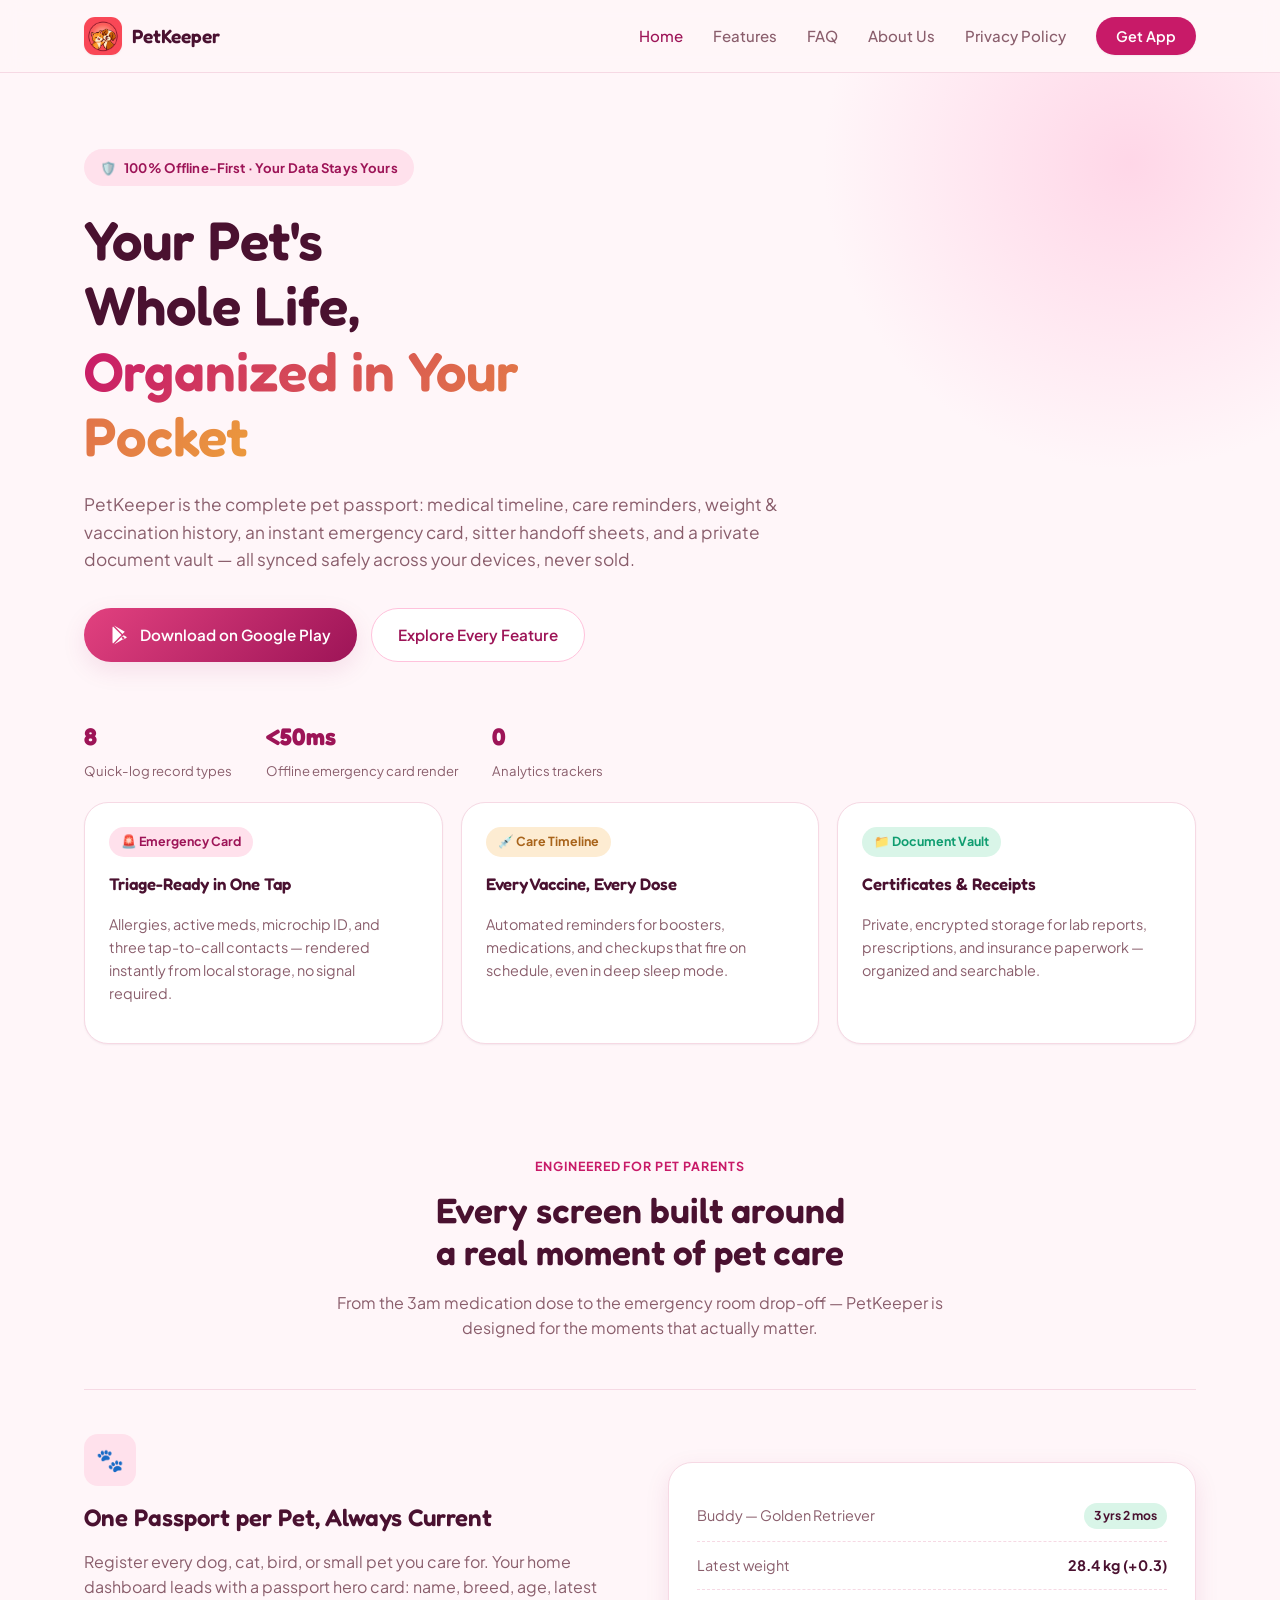
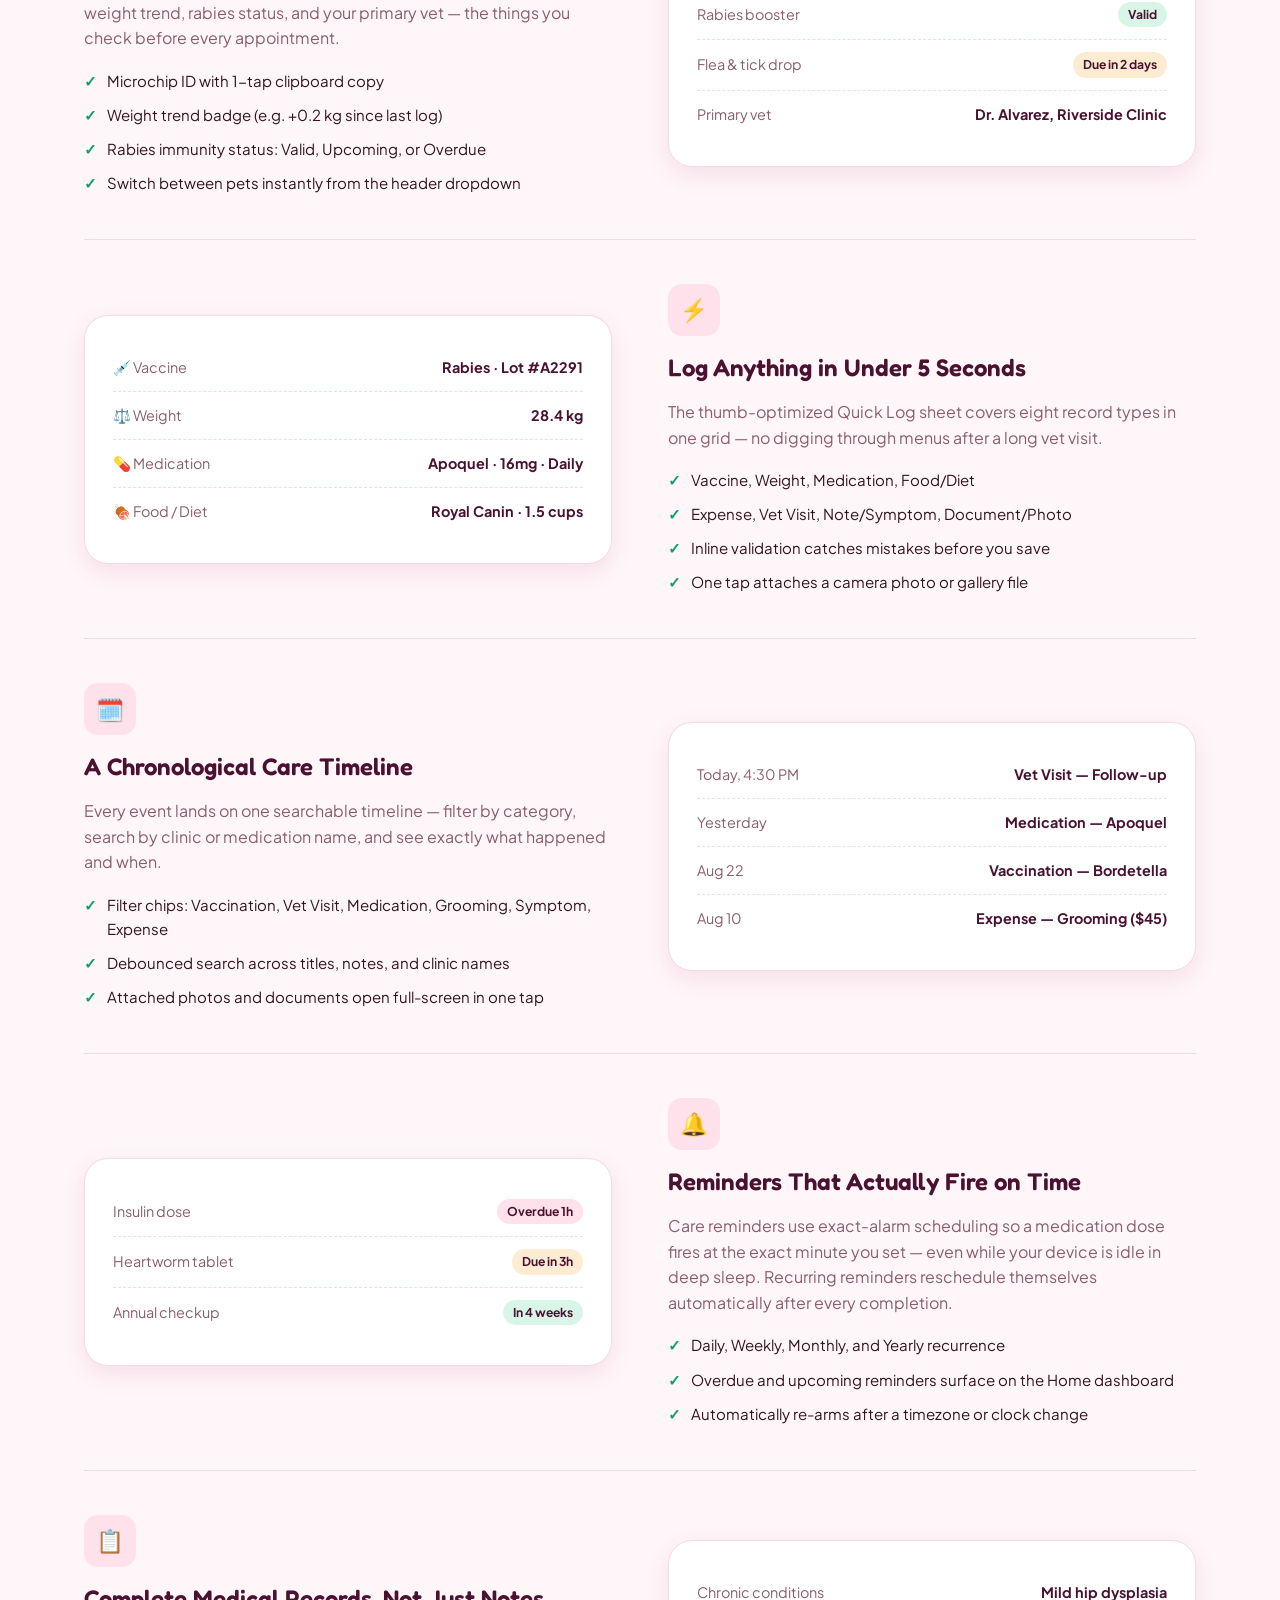
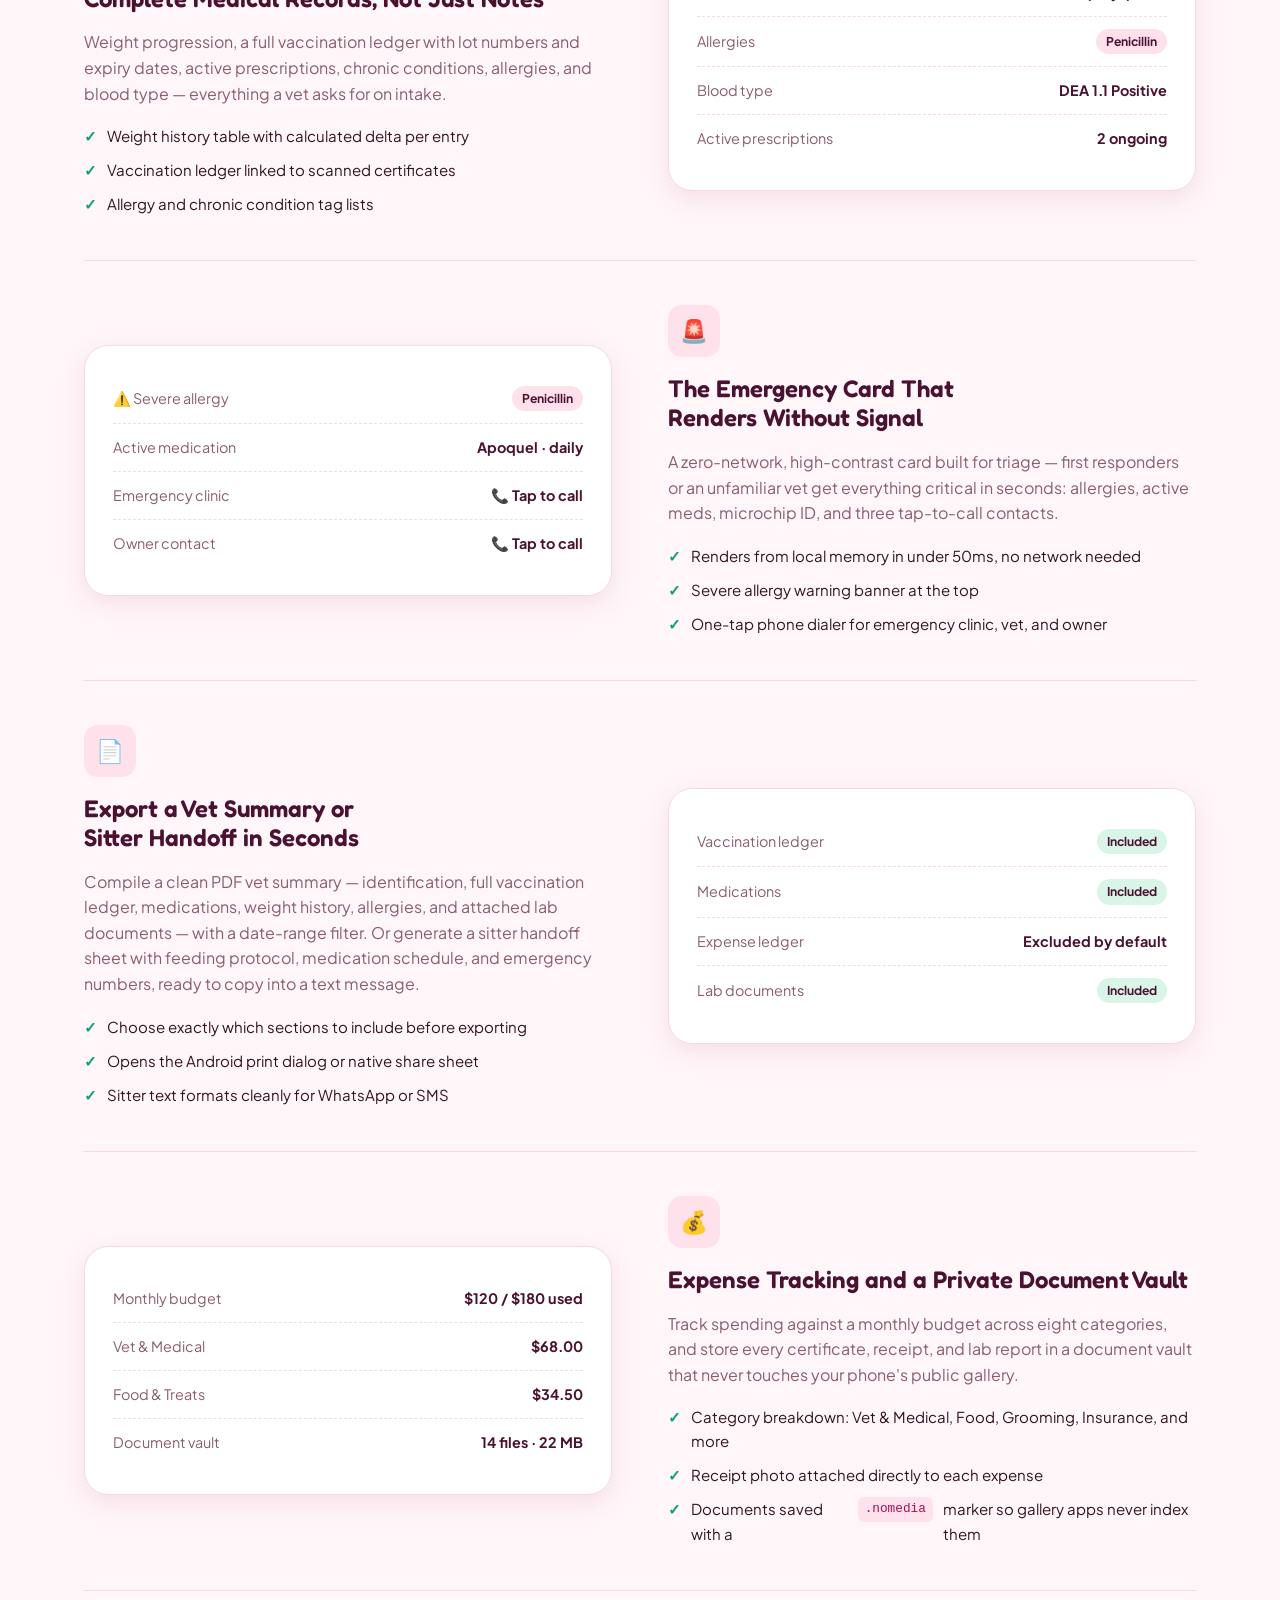
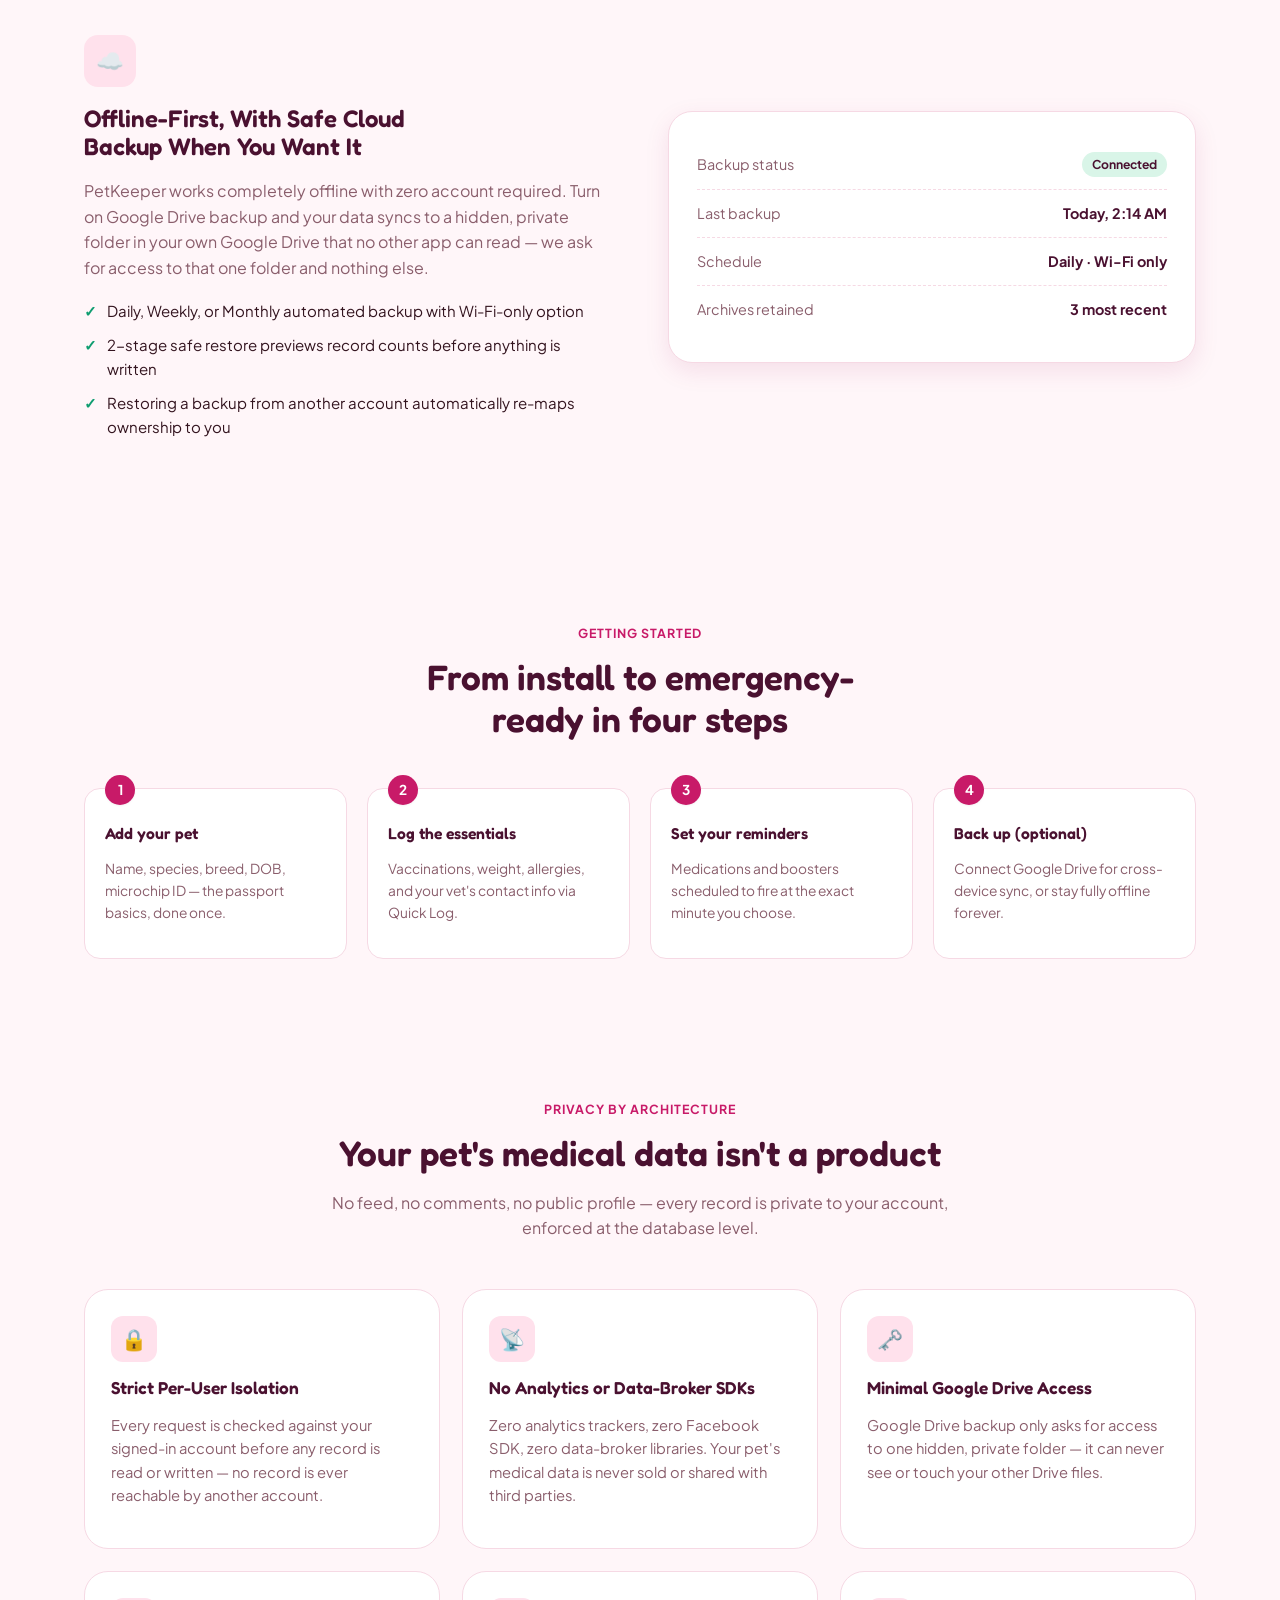
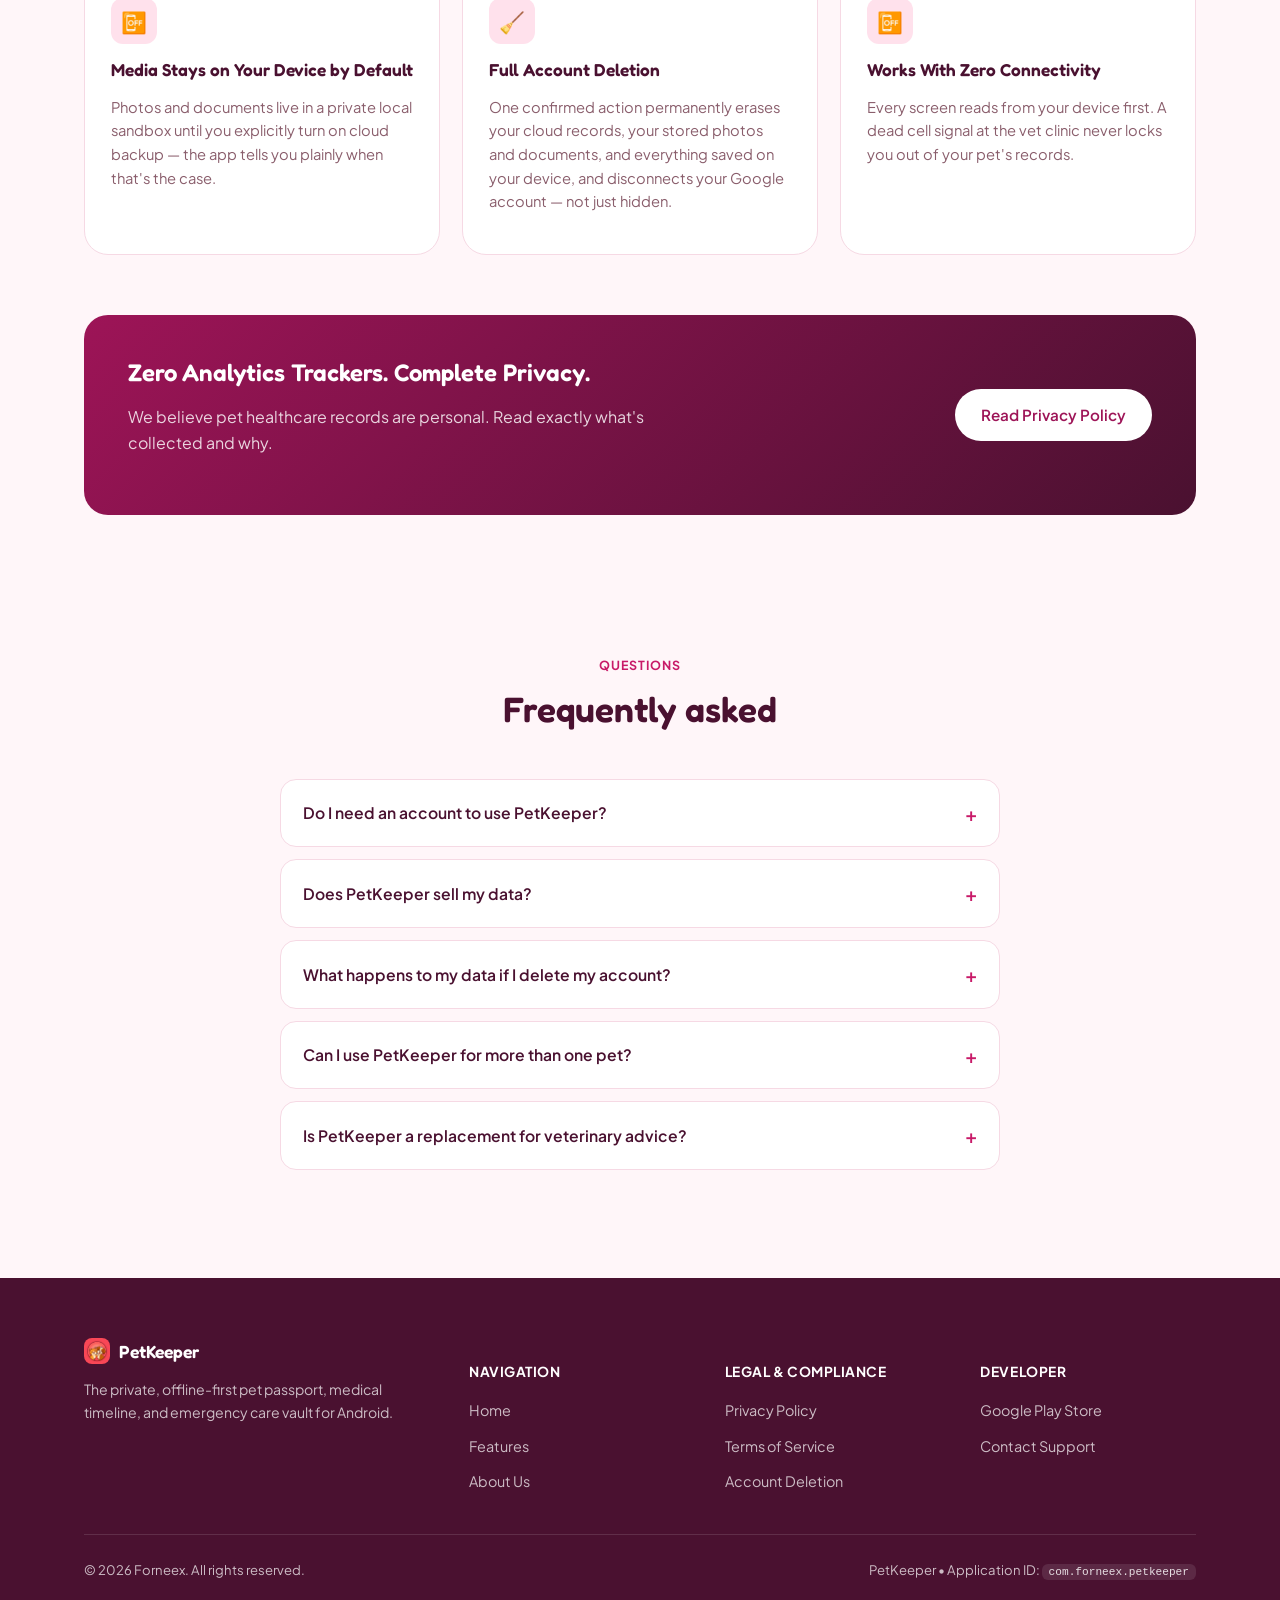
<file: index.html>
<!DOCTYPE html>
<html lang="en">
<head>
  <meta charset="UTF-8">
  <meta name="viewport" content="width=device-width, initial-scale=1.0">
  <title>PetKeeper — Offline Pet Passport, Medical Timeline & Vault</title>
  <meta name="description" content="PetKeeper is a private, offline-first Android pet passport: medical timeline, care reminders, emergency card, vet summary PDF, sitter handoff, expense tracker and document vault.">
  <meta name="keywords" content="pet passport, pet medical records, pet vaccination tracker, pet keeper, pet vault, dog health app, cat medical timeline, vet records offline, pet expense tracker">
  <meta property="og:title" content="PetKeeper — Offline Pet Passport & Care Vault">
  <meta property="og:description" content="Keep your pet's complete medical history, vaccines, allergies, prescriptions, and emergency contacts safely in your pocket. Offline-first and private.">
  <meta property="og:type" content="website">
  <link rel="preconnect" href="https://fonts.googleapis.com">
  <link rel="preconnect" href="https://fonts.gstatic.com" crossorigin>
  <link href="https://fonts.googleapis.com/css2?family=Fredoka:wght@500;600;700&family=Plus+Jakarta+Sans:wght@400;500;600;700;800&display=swap" rel="stylesheet">
  <link rel="icon" type="image/png" href="assets/logo.png">
  <link rel="stylesheet" href="css/style.css">
</head>
<body>

  <!-- Navigation Header -->
  <header class="header">
    <div class="container nav-wrap">
      <a href="index.html" class="brand">
        <img class="brand-icon" src="assets/logo.png" alt="PetKeeper logo">
        <span>PetKeeper</span>
      </a>

      <button class="mobile-toggle" aria-label="Toggle navigation menu" aria-expanded="false">
        <svg width="24" height="24" viewBox="0 0 24 24" fill="none" stroke="currentColor" stroke-width="2" stroke-linecap="round" stroke-linejoin="round">
          <line x1="3" y1="12" x2="21" y2="12"></line>
          <line x1="3" y1="6" x2="21" y2="6"></line>
          <line x1="3" y1="18" x2="21" y2="18"></line>
        </svg>
      </button>

      <ul class="nav-menu">
        <li><a href="index.html" class="nav-link active">Home</a></li>
        <li><a href="#features" class="nav-link">Features</a></li>
        <li><a href="#faq" class="nav-link">FAQ</a></li>
        <li><a href="about.html" class="nav-link">About Us</a></li>
        <li><a href="privacy-policy.html" class="nav-link">Privacy Policy</a></li>
        <li><a href="https://play.google.com/store/apps/details?id=com.forneex.petkeeper" class="nav-btn" target="_blank" rel="noopener noreferrer">Get App</a></li>
      </ul>
    </div>
  </header>

  <!-- Hero Section -->
  <section class="hero">
    <div class="container">
      <div class="badge-pill">
        <span>🛡️</span> 100% Offline-First &middot; Your Data Stays Yours
      </div>

      <h1>Your Pet's Whole Life, <br><span class="gradient-text">Organized in Your Pocket</span></h1>

      <p class="hero-subtitle">
        PetKeeper is the complete pet passport: medical timeline, care reminders, weight &amp; vaccination history,
        an instant emergency card, sitter handoff sheets, and a private document vault — all synced safely
        across your devices, never sold.
      </p>

      <div class="hero-actions">
        <a href="https://play.google.com/store/apps/details?id=com.forneex.petkeeper" class="btn btn-primary" target="_blank" rel="noopener noreferrer">
          <svg width="20" height="20" viewBox="0 0 24 24" fill="currentColor">
            <path d="M3.609 1.814L13.792 12 3.61 22.186c-.372-.372-.61-.926-.61-1.572V3.386c0-.646.238-1.2.61-1.572zm11.3 9.07l2.84-2.84-12.87-7.39 10.03 10.23zm0 2.232L4.879 23.346l12.87-7.39-2.84-2.84zm1.116-1.116l3.41 1.958c.78.448.78 1.18 0 1.628l-3.41 1.958-2.28-2.28 2.28-2.264z"/>
          </svg>
          Download on Google Play
        </a>
        <a href="#features" class="btn btn-outline">Explore Every Feature</a>
      </div>

      <div class="hero-stats">
        <div class="hero-stat"><strong>8</strong><span>Quick-log record types</span></div>
        <div class="hero-stat"><strong>&lt;50ms</strong><span>Offline emergency card render</span></div>
        <div class="hero-stat"><strong>0</strong><span>Analytics trackers</span></div>
      </div>

      <!-- Hero Visual Preview -->
      <div class="hero-preview">
        <div class="preview-grid">
          <div class="preview-card">
            <div class="preview-badge sos">🚨 Emergency Card</div>
            <div class="preview-title">Triage-Ready in One Tap</div>
            <p class="preview-desc">Allergies, active meds, microchip ID, and three tap-to-call contacts — rendered instantly from local storage, no signal required.</p>
          </div>

          <div class="preview-card">
            <div class="preview-badge vac">💉 Care Timeline</div>
            <div class="preview-title">Every Vaccine, Every Dose</div>
            <p class="preview-desc">Automated reminders for boosters, medications, and checkups that fire on schedule, even in deep sleep mode.</p>
          </div>

          <div class="preview-card">
            <div class="preview-badge vault">📁 Document Vault</div>
            <div class="preview-title">Certificates &amp; Receipts</div>
            <p class="preview-desc">Private, encrypted storage for lab reports, prescriptions, and insurance paperwork — organized and searchable.</p>
          </div>
        </div>
      </div>
    </div>
  </section>

  <!-- Feature Modules -->
  <section id="features">
    <div class="container">
      <div class="section-header">
        <div class="section-tag">Engineered for Pet Parents</div>
        <h2 class="section-title">Every screen built around a real moment of pet care</h2>
        <p class="section-subtitle">From the 3am medication dose to the emergency room drop-off — PetKeeper is designed for the moments that actually matter.</p>
      </div>

      <!-- Module 1: Passport & Dashboard -->
      <div class="module">
        <div>
          <div class="module-icon">🐾</div>
          <h3>One Passport per Pet, Always Current</h3>
          <p>Register every dog, cat, bird, or small pet you care for. Your home dashboard leads with a passport hero card: name, breed, age, latest weight trend, rabies status, and your primary vet — the things you check before every appointment.</p>
          <ul class="module-list">
            <li>Microchip ID with 1-tap clipboard copy</li>
            <li>Weight trend badge (e.g. +0.2&nbsp;kg since last log)</li>
            <li>Rabies immunity status: Valid, Upcoming, or Overdue</li>
            <li>Switch between pets instantly from the header dropdown</li>
          </ul>
        </div>
        <div class="module-card">
          <div class="card-row"><span>Buddy — Golden Retriever</span><span class="chip ok">3 yrs 2 mos</span></div>
          <div class="card-row"><span>Latest weight</span><span>28.4 kg (+0.3)</span></div>
          <div class="card-row"><span>Rabies booster</span><span class="chip ok">Valid</span></div>
          <div class="card-row"><span>Flea &amp; tick drop</span><span class="chip due">Due in 2 days</span></div>
          <div class="card-row"><span>Primary vet</span><span>Dr. Alvarez, Riverside Clinic</span></div>
        </div>
      </div>

      <!-- Module 2: Quick Log -->
      <div class="module reverse">
        <div>
          <div class="module-icon">⚡</div>
          <h3>Log Anything in Under 5 Seconds</h3>
          <p>The thumb-optimized Quick Log sheet covers eight record types in one grid — no digging through menus after a long vet visit.</p>
          <ul class="module-list">
            <li>Vaccine, Weight, Medication, Food/Diet</li>
            <li>Expense, Vet Visit, Note/Symptom, Document/Photo</li>
            <li>Inline validation catches mistakes before you save</li>
            <li>One tap attaches a camera photo or gallery file</li>
          </ul>
        </div>
        <div class="module-card">
          <div class="card-row"><span>💉 Vaccine</span><span>Rabies · Lot #A2291</span></div>
          <div class="card-row"><span>⚖️ Weight</span><span>28.4 kg</span></div>
          <div class="card-row"><span>💊 Medication</span><span>Apoquel · 16mg · Daily</span></div>
          <div class="card-row"><span>🍖 Food / Diet</span><span>Royal Canin · 1.5 cups</span></div>
        </div>
      </div>

      <!-- Module 3: Timeline -->
      <div class="module">
        <div>
          <div class="module-icon">🗓️</div>
          <h3>A Chronological Care Timeline</h3>
          <p>Every event lands on one searchable timeline — filter by category, search by clinic or medication name, and see exactly what happened and when.</p>
          <ul class="module-list">
            <li>Filter chips: Vaccination, Vet Visit, Medication, Grooming, Symptom, Expense</li>
            <li>Debounced search across titles, notes, and clinic names</li>
            <li>Attached photos and documents open full-screen in one tap</li>
          </ul>
        </div>
        <div class="module-card">
          <div class="card-row"><span>Today, 4:30 PM</span><span>Vet Visit — Follow-up</span></div>
          <div class="card-row"><span>Yesterday</span><span>Medication — Apoquel</span></div>
          <div class="card-row"><span>Aug 22</span><span>Vaccination — Bordetella</span></div>
          <div class="card-row"><span>Aug 10</span><span>Expense — Grooming ($45)</span></div>
        </div>
      </div>

      <!-- Module 4: Care Reminders -->
      <div class="module reverse">
        <div>
          <div class="module-icon">🔔</div>
          <h3>Reminders That Actually Fire on Time</h3>
          <p>Care reminders use exact-alarm scheduling so a medication dose fires at the exact minute you set — even while your device is idle in deep sleep. Recurring reminders reschedule themselves automatically after every completion.</p>
          <ul class="module-list">
            <li>Daily, Weekly, Monthly, and Yearly recurrence</li>
            <li>Overdue and upcoming reminders surface on the Home dashboard</li>
            <li>Automatically re-arms after a timezone or clock change</li>
          </ul>
        </div>
        <div class="module-card">
          <div class="card-row"><span>Insulin dose</span><span class="chip overdue">Overdue 1h</span></div>
          <div class="card-row"><span>Heartworm tablet</span><span class="chip due">Due in 3h</span></div>
          <div class="card-row"><span>Annual checkup</span><span class="chip ok">In 4 weeks</span></div>
        </div>
      </div>

      <!-- Module 5: Health Records -->
      <div class="module">
        <div>
          <div class="module-icon">📋</div>
          <h3>Complete Medical Records, Not Just Notes</h3>
          <p>Weight progression, a full vaccination ledger with lot numbers and expiry dates, active prescriptions, chronic conditions, allergies, and blood type — everything a vet asks for on intake.</p>
          <ul class="module-list">
            <li>Weight history table with calculated delta per entry</li>
            <li>Vaccination ledger linked to scanned certificates</li>
            <li>Allergy and chronic condition tag lists</li>
          </ul>
        </div>
        <div class="module-card">
          <div class="card-row"><span>Chronic conditions</span><span>Mild hip dysplasia</span></div>
          <div class="card-row"><span>Allergies</span><span class="chip overdue">Penicillin</span></div>
          <div class="card-row"><span>Blood type</span><span>DEA 1.1 Positive</span></div>
          <div class="card-row"><span>Active prescriptions</span><span>2 ongoing</span></div>
        </div>
      </div>

      <!-- Module 6: Emergency Card -->
      <div class="module reverse">
        <div>
          <div class="module-icon">🚨</div>
          <h3>The Emergency Card That Renders Without Signal</h3>
          <p>A zero-network, high-contrast card built for triage — first responders or an unfamiliar vet get everything critical in seconds: allergies, active meds, microchip ID, and three tap-to-call contacts.</p>
          <ul class="module-list">
            <li>Renders from local memory in under 50ms, no network needed</li>
            <li>Severe allergy warning banner at the top</li>
            <li>One-tap phone dialer for emergency clinic, vet, and owner</li>
          </ul>
        </div>
        <div class="module-card">
          <div class="card-row"><span>⚠️ Severe allergy</span><span class="chip overdue">Penicillin</span></div>
          <div class="card-row"><span>Active medication</span><span>Apoquel · daily</span></div>
          <div class="card-row"><span>Emergency clinic</span><span>📞 Tap to call</span></div>
          <div class="card-row"><span>Owner contact</span><span>📞 Tap to call</span></div>
        </div>
      </div>

      <!-- Module 7: Vet Summary & Handoff -->
      <div class="module">
        <div>
          <div class="module-icon">📄</div>
          <h3>Export a Vet Summary or Sitter Handoff in Seconds</h3>
          <p>Compile a clean PDF vet summary — identification, full vaccination ledger, medications, weight history, allergies, and attached lab documents — with a date-range filter. Or generate a sitter handoff sheet with feeding protocol, medication schedule, and emergency numbers, ready to copy into a text message.</p>
          <ul class="module-list">
            <li>Choose exactly which sections to include before exporting</li>
            <li>Opens the Android print dialog or native share sheet</li>
            <li>Sitter text formats cleanly for WhatsApp or SMS</li>
          </ul>
        </div>
        <div class="module-card">
          <div class="card-row"><span>Vaccination ledger</span><span class="chip ok">Included</span></div>
          <div class="card-row"><span>Medications</span><span class="chip ok">Included</span></div>
          <div class="card-row"><span>Expense ledger</span><span>Excluded by default</span></div>
          <div class="card-row"><span>Lab documents</span><span class="chip ok">Included</span></div>
        </div>
      </div>

      <!-- Module 8: Expenses & Vault -->
      <div class="module reverse">
        <div>
          <div class="module-icon">💰</div>
          <h3>Expense Tracking and a Private Document Vault</h3>
          <p>Track spending against a monthly budget across eight categories, and store every certificate, receipt, and lab report in a document vault that never touches your phone's public gallery.</p>
          <ul class="module-list">
            <li>Category breakdown: Vet &amp; Medical, Food, Grooming, Insurance, and more</li>
            <li>Receipt photo attached directly to each expense</li>
            <li>Documents saved with a <code>.nomedia</code> marker so gallery apps never index them</li>
          </ul>
        </div>
        <div class="module-card">
          <div class="card-row"><span>Monthly budget</span><span>$120 / $180 used</span></div>
          <div class="card-row"><span>Vet &amp; Medical</span><span>$68.00</span></div>
          <div class="card-row"><span>Food &amp; Treats</span><span>$34.50</span></div>
          <div class="card-row"><span>Document vault</span><span>14 files · 22 MB</span></div>
        </div>
      </div>

      <!-- Module 9: Backup & Restore -->
      <div class="module">
        <div>
          <div class="module-icon">☁️</div>
          <h3>Offline-First, With Safe Cloud Backup When You Want It</h3>
          <p>PetKeeper works completely offline with zero account required. Turn on Google Drive backup and your data syncs to a hidden, private folder in your own Google Drive that no other app can read — we ask for access to that one folder and nothing else.</p>
          <ul class="module-list">
            <li>Daily, Weekly, or Monthly automated backup with Wi-Fi-only option</li>
            <li>2-stage safe restore previews record counts before anything is written</li>
            <li>Restoring a backup from another account automatically re-maps ownership to you</li>
          </ul>
        </div>
        <div class="module-card">
          <div class="card-row"><span>Backup status</span><span class="chip ok">Connected</span></div>
          <div class="card-row"><span>Last backup</span><span>Today, 2:14 AM</span></div>
          <div class="card-row"><span>Schedule</span><span>Daily · Wi-Fi only</span></div>
          <div class="card-row"><span>Archives retained</span><span>3 most recent</span></div>
        </div>
      </div>

    </div>
  </section>

  <!-- How it works -->
  <section>
    <div class="container">
      <div class="section-header">
        <div class="section-tag">Getting Started</div>
        <h2 class="section-title">From install to emergency-ready in four steps</h2>
      </div>
      <div class="steps">
        <div class="step"><h4>Add your pet</h4><p>Name, species, breed, DOB, microchip ID — the passport basics, done once.</p></div>
        <div class="step"><h4>Log the essentials</h4><p>Vaccinations, weight, allergies, and your vet's contact info via Quick Log.</p></div>
        <div class="step"><h4>Set your reminders</h4><p>Medications and boosters scheduled to fire at the exact minute you choose.</p></div>
        <div class="step"><h4>Back up (optional)</h4><p>Connect Google Drive for cross-device sync, or stay fully offline forever.</p></div>
      </div>
    </div>
  </section>

  <!-- Privacy Grid + Banner -->
  <section>
    <div class="container">
      <div class="section-header">
        <div class="section-tag">Privacy by Architecture</div>
        <h2 class="section-title">Your pet's medical data isn't a product</h2>
        <p class="section-subtitle">No feed, no comments, no public profile — every record is private to your account, enforced at the database level.</p>
      </div>
      <div class="features-grid">
        <div class="feature-item">
          <div class="feature-icon-box">🔒</div>
          <h3>Strict Per-User Isolation</h3>
          <p>Every request is checked against your signed-in account before any record is read or written — no record is ever reachable by another account.</p>
        </div>
        <div class="feature-item">
          <div class="feature-icon-box">📡</div>
          <h3>No Analytics or Data-Broker SDKs</h3>
          <p>Zero analytics trackers, zero Facebook SDK, zero data-broker libraries. Your pet's medical data is never sold or shared with third parties.</p>
        </div>
        <div class="feature-item">
          <div class="feature-icon-box">🗝️</div>
          <h3>Minimal Google Drive Access</h3>
          <p>Google Drive backup only asks for access to one hidden, private folder — it can never see or touch your other Drive files.</p>
        </div>
        <div class="feature-item">
          <div class="feature-icon-box">📴</div>
          <h3>Media Stays on Your Device by Default</h3>
          <p>Photos and documents live in a private local sandbox until you explicitly turn on cloud backup — the app tells you plainly when that's the case.</p>
        </div>
        <div class="feature-item">
          <div class="feature-icon-box">🧹</div>
          <h3>Full Account Deletion</h3>
          <p>One confirmed action permanently erases your cloud records, your stored photos and documents, and everything saved on your device, and disconnects your Google account — not just hidden.</p>
        </div>
        <div class="feature-item">
          <div class="feature-icon-box">📴</div>
          <h3>Works With Zero Connectivity</h3>
          <p>Every screen reads from your device first. A dead cell signal at the vet clinic never locks you out of your pet's records.</p>
        </div>
      </div>

      <div class="privacy-banner">
        <div class="privacy-banner-content">
          <h2>Zero Analytics Trackers. Complete Privacy.</h2>
          <p>We believe pet healthcare records are personal. Read exactly what's collected and why.</p>
        </div>
        <a href="privacy-policy.html" class="btn">Read Privacy Policy</a>
      </div>
    </div>
  </section>

  <!-- FAQ -->
  <section id="faq">
    <div class="container">
      <div class="section-header">
        <div class="section-tag">Questions</div>
        <h2 class="section-title">Frequently asked</h2>
      </div>
      <div class="faq-list">
        <div class="faq-item">
          <button class="faq-q"><span>Do I need an account to use PetKeeper?</span><span class="plus">+</span></button>
          <div class="faq-a"><p>No. PetKeeper works fully offline in Local Mode with no sign-in required. Google Sign-In is only needed if you want cross-device cloud sync and Google Drive backup.</p></div>
        </div>
        <div class="faq-item">
          <button class="faq-q"><span>Does PetKeeper sell my data?</span><span class="plus">+</span></button>
          <div class="faq-a"><p>Never. There are no analytics trackers and no third-party data sharing anywhere in the app — see our <a href="privacy-policy.html">Privacy Policy</a> for exactly what's collected.</p></div>
        </div>
        <div class="faq-item">
          <button class="faq-q"><span>What happens to my data if I delete my account?</span><span class="plus">+</span></button>
          <div class="faq-a"><p>A confirmed deletion permanently erases your cloud records, stored photos and documents, and everything saved on your device, and disconnects your Google account. See our <a href="delete-account.html">Account Deletion</a> page for the full process.</p></div>
        </div>
        <div class="faq-item">
          <button class="faq-q"><span>Can I use PetKeeper for more than one pet?</span><span class="plus">+</span></button>
          <div class="faq-a"><p>Yes — register as many pets as you like, each with its own passport, timeline, reminders, and documents. Switch between them from the Home dashboard.</p></div>
        </div>
        <div class="faq-item">
          <button class="faq-q"><span>Is PetKeeper a replacement for veterinary advice?</span><span class="plus">+</span></button>
          <div class="faq-a"><p>No. PetKeeper is a record-keeping and organizational tool. It does not provide medical diagnoses — always consult a licensed veterinarian for medical decisions.</p></div>
        </div>
      </div>
    </div>
  </section>

  <!-- Footer -->
  <footer class="footer">
    <div class="container">
      <div class="footer-grid">
        <div class="footer-brand">
          <h4><img class="footer-logo" src="assets/logo.png" alt="PetKeeper logo"> PetKeeper</h4>
          <p>The private, offline-first pet passport, medical timeline, and emergency care vault for Android.</p>
        </div>

        <div class="footer-col">
          <h5>Navigation</h5>
          <ul class="footer-links">
            <li><a href="index.html">Home</a></li>
            <li><a href="#features">Features</a></li>
            <li><a href="about.html">About Us</a></li>
          </ul>
        </div>

        <div class="footer-col">
          <h5>Legal &amp; Compliance</h5>
          <ul class="footer-links">
            <li><a href="privacy-policy.html">Privacy Policy</a></li>
            <li><a href="terms.html">Terms of Service</a></li>
            <li><a href="delete-account.html">Account Deletion</a></li>
          </ul>
        </div>

        <div class="footer-col">
          <h5>Developer</h5>
          <ul class="footer-links">
            <li><a href="https://play.google.com/store/apps/details?id=com.forneex.petkeeper" target="_blank" rel="noopener noreferrer">Google Play Store</a></li>
            <li><a href="mailto:haideralidev258@gmail.com">Contact Support</a></li>
          </ul>
        </div>
      </div>

      <div class="footer-bottom">
        <div>&copy; <span id="current-year">2026</span> Forneex. All rights reserved.</div>
        <div>PetKeeper &bull; Application ID: <code>com.forneex.petkeeper</code></div>
      </div>
    </div>
  </footer>

  <script src="js/main.js"></script>
</body>
</html>
</file>
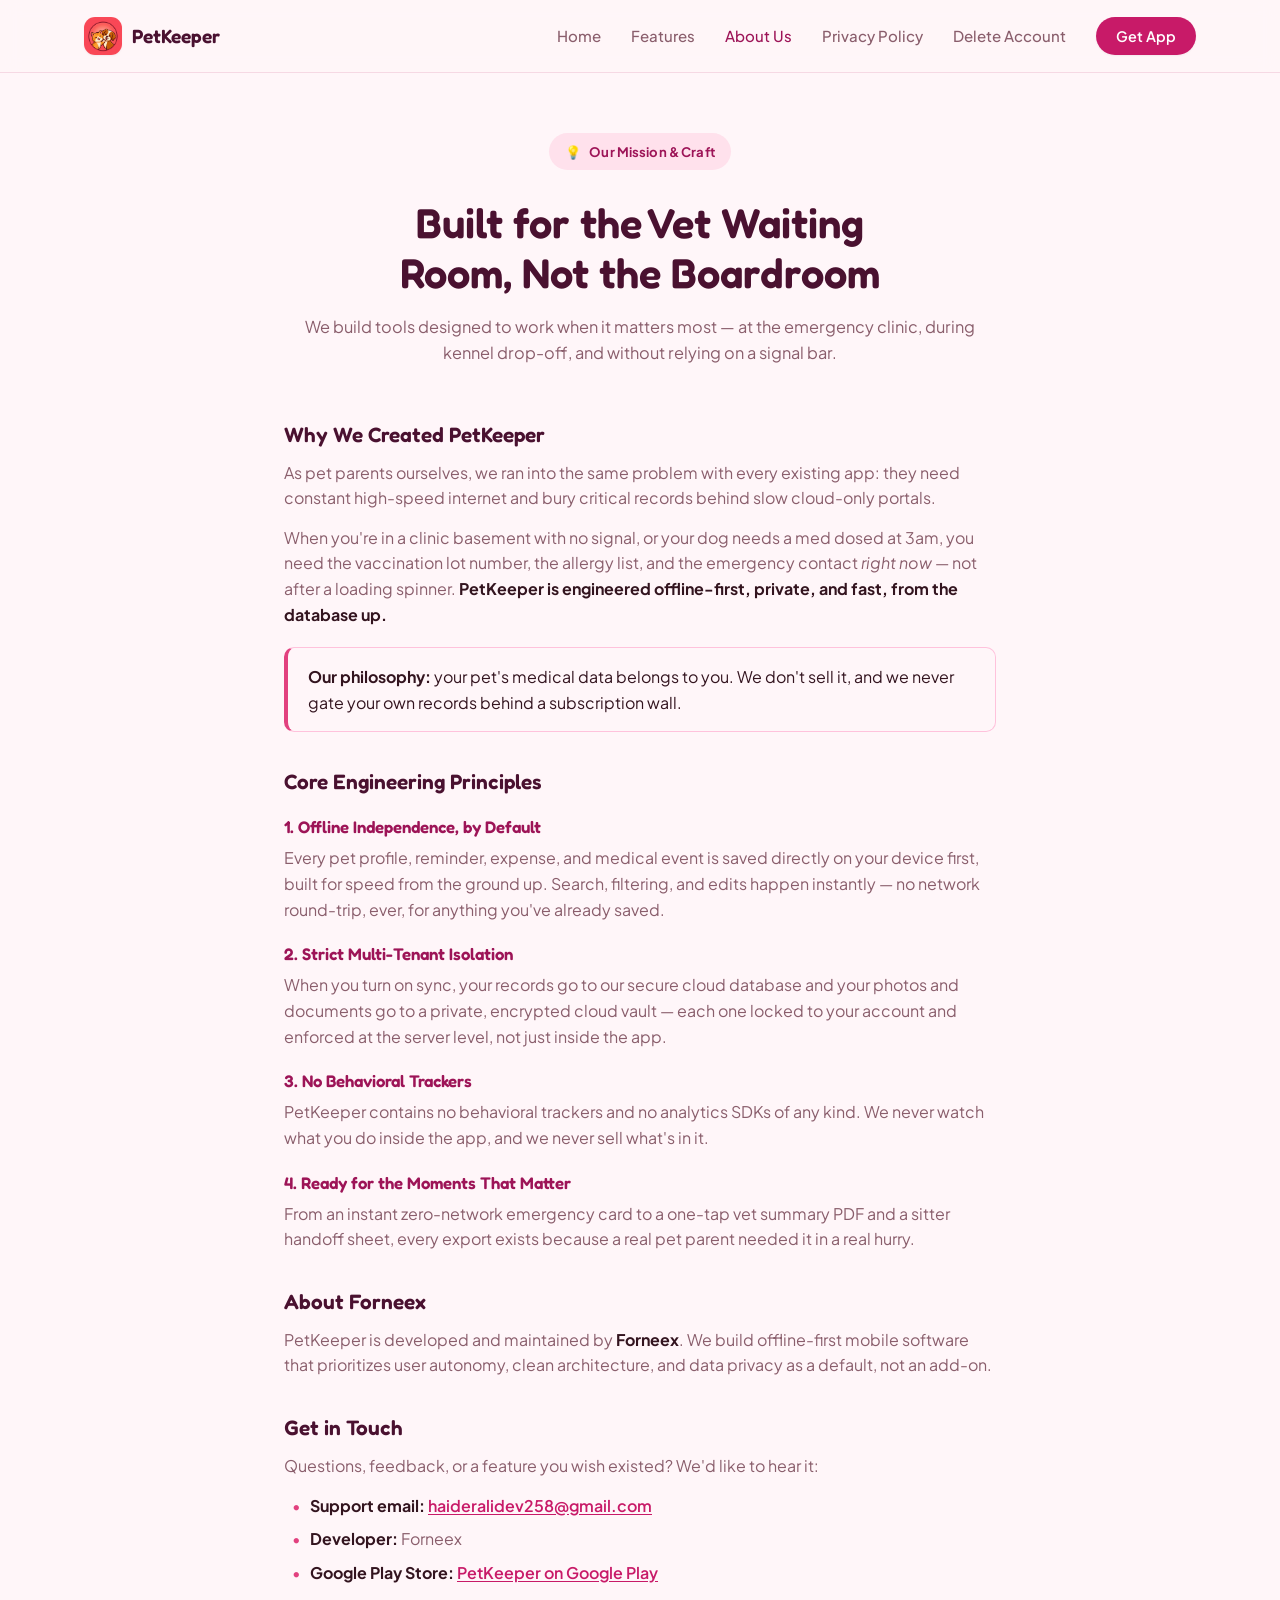
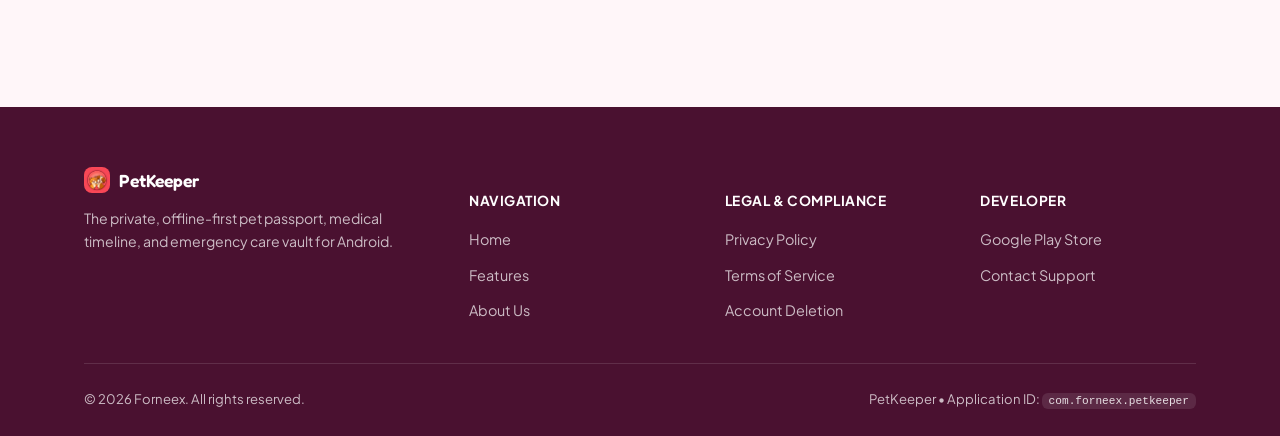
<file: about.html>
<!DOCTYPE html>
<html lang="en">
<head>
  <meta charset="UTF-8">
  <meta name="viewport" content="width=device-width, initial-scale=1.0">
  <title>About Us — PetKeeper &amp; Forneex</title>
  <meta name="description" content="Learn about PetKeeper, our mission to provide private, reliable, offline-first pet health passport and care vault solutions for pet parents.">
  <link rel="preconnect" href="https://fonts.googleapis.com">
  <link rel="preconnect" href="https://fonts.gstatic.com" crossorigin>
  <link href="https://fonts.googleapis.com/css2?family=Fredoka:wght@500;600;700&family=Plus+Jakarta+Sans:wght@400;500;600;700;800&display=swap" rel="stylesheet">
  <link rel="icon" type="image/png" href="assets/logo.png">
  <link rel="stylesheet" href="css/style.css">
</head>
<body>

  <header class="header">
    <div class="container nav-wrap">
      <a href="index.html" class="brand">
        <img class="brand-icon" src="assets/logo.png" alt="PetKeeper logo">
        <span>PetKeeper</span>
      </a>
      <button class="mobile-toggle" aria-label="Toggle navigation menu" aria-expanded="false">
        <svg width="24" height="24" viewBox="0 0 24 24" fill="none" stroke="currentColor" stroke-width="2" stroke-linecap="round" stroke-linejoin="round">
          <line x1="3" y1="12" x2="21" y2="12"></line><line x1="3" y1="6" x2="21" y2="6"></line><line x1="3" y1="18" x2="21" y2="18"></line>
        </svg>
      </button>
      <ul class="nav-menu">
        <li><a href="index.html" class="nav-link">Home</a></li>
        <li><a href="index.html#features" class="nav-link">Features</a></li>
        <li><a href="about.html" class="nav-link active">About Us</a></li>
        <li><a href="privacy-policy.html" class="nav-link">Privacy Policy</a></li>
        <li><a href="delete-account.html" class="nav-link">Delete Account</a></li>
        <li><a href="https://play.google.com/store/apps/details?id=com.forneex.petkeeper" class="nav-btn" target="_blank" rel="noopener noreferrer">Get App</a></li>
      </ul>
    </div>
  </header>

  <section class="page-hero">
    <div class="container container-prose">
      <div class="badge-pill"><span>💡</span> Our Mission &amp; Craft</div>
      <h1>Built for the Vet Waiting Room, Not the Boardroom</h1>
      <p>We build tools designed to work when it matters most — at the emergency clinic, during kennel drop-off, and without relying on a signal bar.</p>
    </div>
  </section>

  <section class="policy-body">
    <div class="container container-prose">
      <div class="policy-content">
        <h2>Why We Created PetKeeper</h2>
        <p>
          As pet parents ourselves, we ran into the same problem with every existing app: they need constant high-speed internet and bury critical records behind slow cloud-only portals.
        </p>
        <p>
          When you're in a clinic basement with no signal, or your dog needs a med dosed at 3am, you need the vaccination lot number, the allergy list, and the emergency contact <em>right now</em> — not after a loading spinner. <strong>PetKeeper is engineered offline-first, private, and fast, from the database up.</strong>
        </p>

        <div class="policy-callout">
          <p><strong>Our philosophy:</strong> your pet's medical data belongs to you. We don't sell it, and we never gate your own records behind a subscription wall.</p>
        </div>

        <h2>Core Engineering Principles</h2>

        <h3>1. Offline Independence, by Default</h3>
        <p>Every pet profile, reminder, expense, and medical event is saved directly on your device first, built for speed from the ground up. Search, filtering, and edits happen instantly — no network round-trip, ever, for anything you've already saved.</p>

        <h3>2. Strict Multi-Tenant Isolation</h3>
        <p>When you turn on sync, your records go to our secure cloud database and your photos and documents go to a private, encrypted cloud vault — each one locked to your account and enforced at the server level, not just inside the app.</p>

        <h3>3. No Behavioral Trackers</h3>
        <p>PetKeeper contains no behavioral trackers and no analytics SDKs of any kind. We never watch what you do inside the app, and we never sell what's in it.</p>

        <h3>4. Ready for the Moments That Matter</h3>
        <p>From an instant zero-network emergency card to a one-tap vet summary PDF and a sitter handoff sheet, every export exists because a real pet parent needed it in a real hurry.</p>

        <h2>About Forneex</h2>
        <p>PetKeeper is developed and maintained by <strong>Forneex</strong>. We build offline-first mobile software that prioritizes user autonomy, clean architecture, and data privacy as a default, not an add-on.</p>

        <h2>Get in Touch</h2>
        <p>Questions, feedback, or a feature you wish existed? We'd like to hear it:</p>
        <ul>
          <li><strong>Support email:</strong> <a href="mailto:haideralidev258@gmail.com">haideralidev258@gmail.com</a></li>
          <li><strong>Developer:</strong> Forneex</li>
          <li><strong>Google Play Store:</strong> <a href="https://play.google.com/store/apps/details?id=com.forneex.petkeeper" target="_blank" rel="noopener noreferrer">PetKeeper on Google Play</a></li>
        </ul>
      </div>
    </div>
  </section>

  <footer class="footer">
    <div class="container">
      <div class="footer-grid">
        <div class="footer-brand">
          <h4><img class="footer-logo" src="assets/logo.png" alt="PetKeeper logo"> PetKeeper</h4>
          <p>The private, offline-first pet passport, medical timeline, and emergency care vault for Android.</p>
        </div>
        <div class="footer-col">
          <h5>Navigation</h5>
          <ul class="footer-links">
            <li><a href="index.html">Home</a></li>
            <li><a href="index.html#features">Features</a></li>
            <li><a href="about.html">About Us</a></li>
          </ul>
        </div>
        <div class="footer-col">
          <h5>Legal &amp; Compliance</h5>
          <ul class="footer-links">
            <li><a href="privacy-policy.html">Privacy Policy</a></li>
            <li><a href="terms.html">Terms of Service</a></li>
            <li><a href="delete-account.html">Account Deletion</a></li>
          </ul>
        </div>
        <div class="footer-col">
          <h5>Developer</h5>
          <ul class="footer-links">
            <li><a href="https://play.google.com/store/apps/details?id=com.forneex.petkeeper" target="_blank" rel="noopener noreferrer">Google Play Store</a></li>
            <li><a href="mailto:haideralidev258@gmail.com">Contact Support</a></li>
          </ul>
        </div>
      </div>
      <div class="footer-bottom">
        <div>&copy; <span id="current-year">2026</span> Forneex. All rights reserved.</div>
        <div>PetKeeper &bull; Application ID: <code>com.forneex.petkeeper</code></div>
      </div>
    </div>
  </footer>

  <script src="js/main.js"></script>
</body>
</html>
</file>
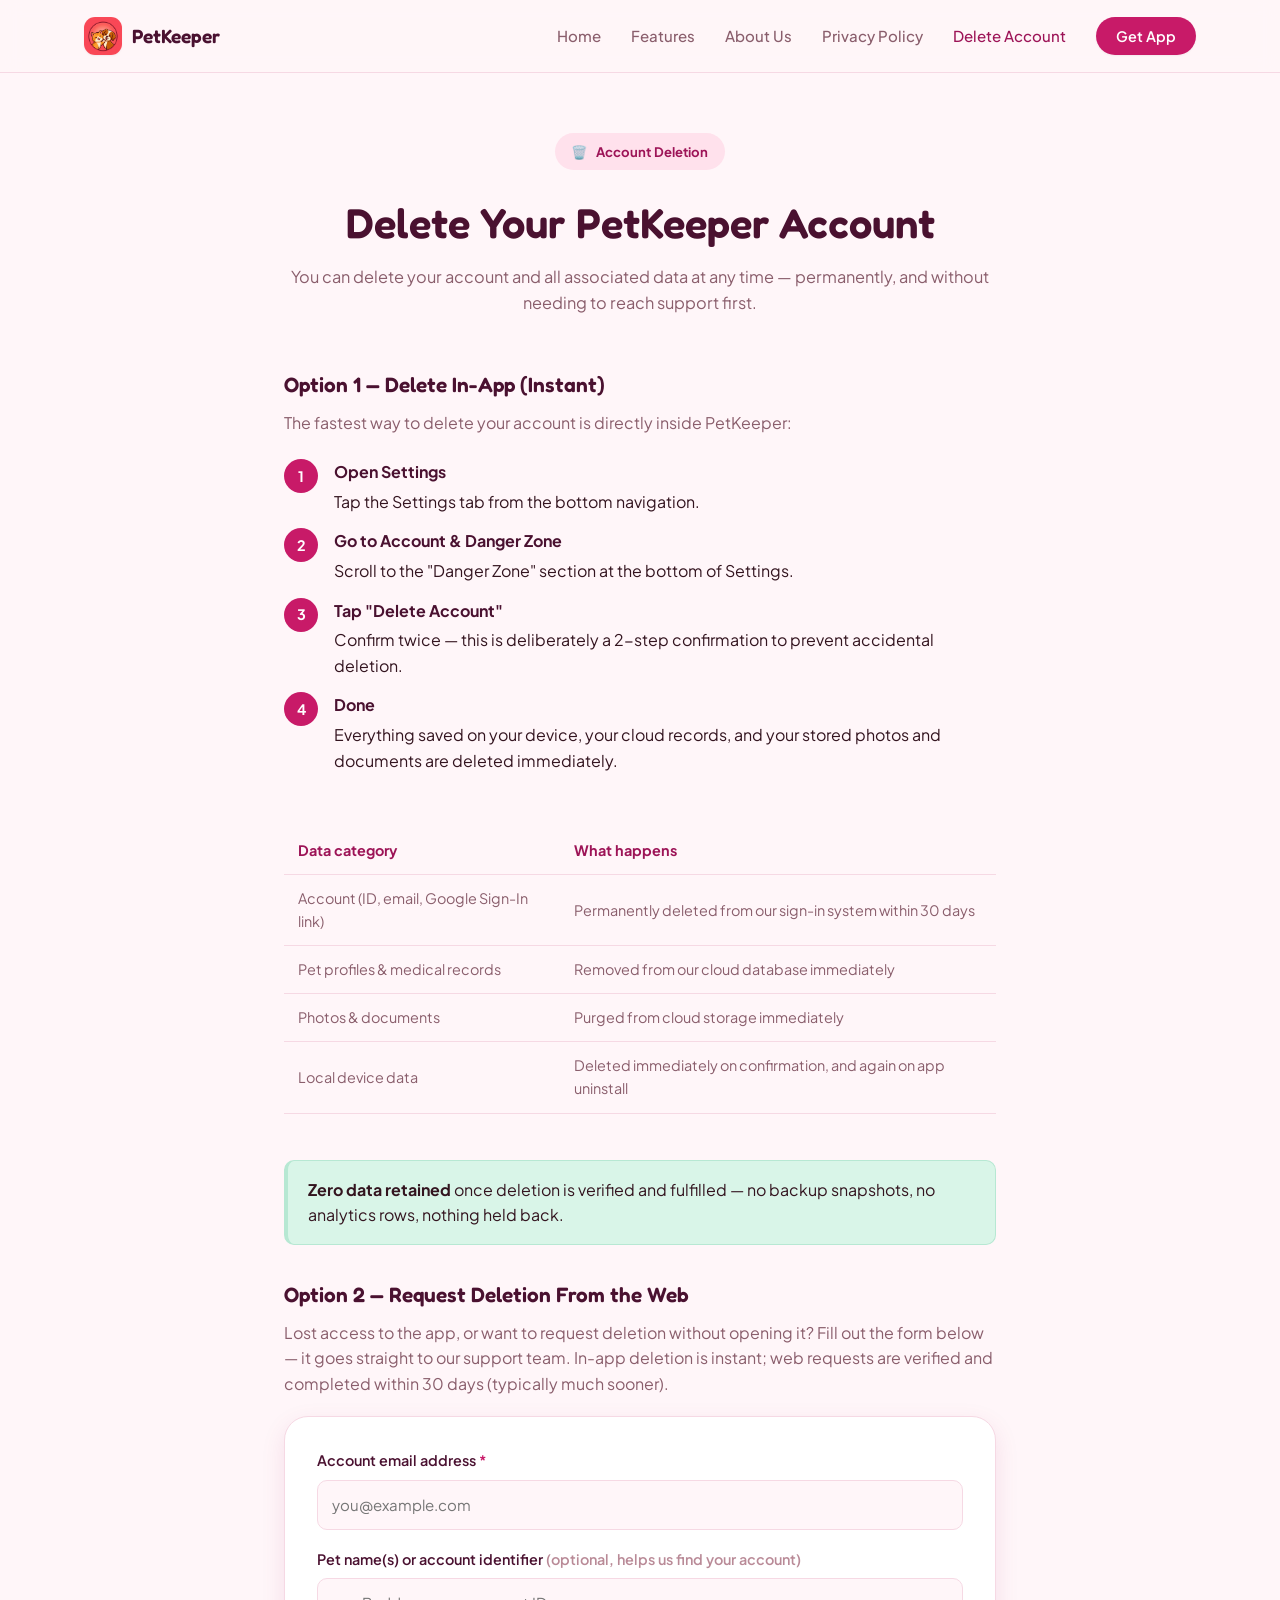
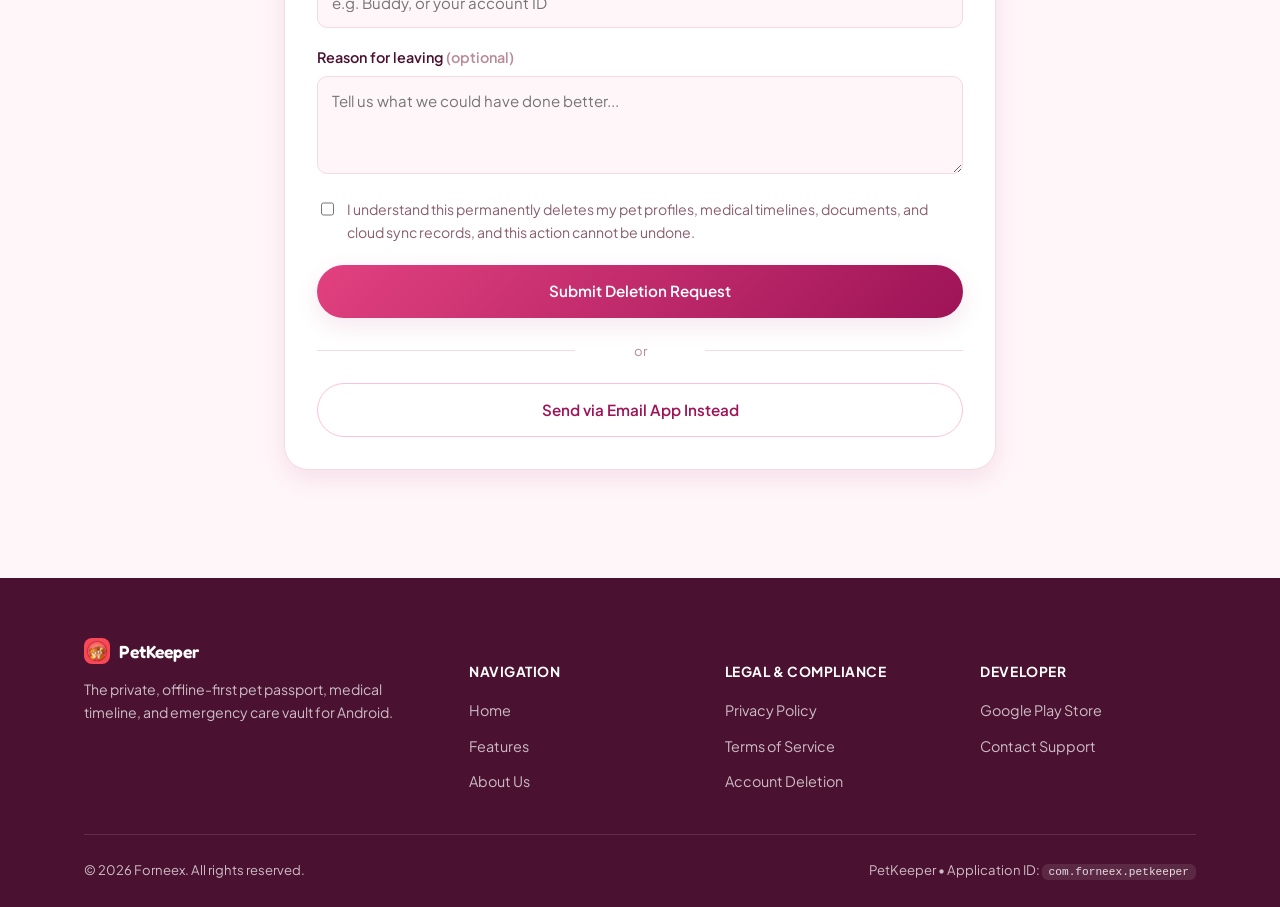
<file: delete-account.html>
<!DOCTYPE html>
<html lang="en">
<head>
  <meta charset="UTF-8">
  <meta name="viewport" content="width=device-width, initial-scale=1.0">
  <title>Delete Your Account — PetKeeper</title>
  <meta name="description" content="How to permanently delete your PetKeeper account and all associated pet data — in-app steps and a web request form.">
  <link rel="preconnect" href="https://fonts.googleapis.com">
  <link rel="preconnect" href="https://fonts.gstatic.com" crossorigin>
  <link href="https://fonts.googleapis.com/css2?family=Fredoka:wght@500;600;700&family=Plus+Jakarta+Sans:wght@400;500;600;700;800&display=swap" rel="stylesheet">
  <link rel="icon" type="image/png" href="assets/logo.png">
  <link rel="stylesheet" href="css/style.css">
</head>
<body>

  <header class="header">
    <div class="container nav-wrap">
      <a href="index.html" class="brand">
        <img class="brand-icon" src="assets/logo.png" alt="PetKeeper logo">
        <span>PetKeeper</span>
      </a>
      <button class="mobile-toggle" aria-label="Toggle navigation menu" aria-expanded="false">
        <svg width="24" height="24" viewBox="0 0 24 24" fill="none" stroke="currentColor" stroke-width="2" stroke-linecap="round" stroke-linejoin="round">
          <line x1="3" y1="12" x2="21" y2="12"></line><line x1="3" y1="6" x2="21" y2="6"></line><line x1="3" y1="18" x2="21" y2="18"></line>
        </svg>
      </button>
      <ul class="nav-menu">
        <li><a href="index.html" class="nav-link">Home</a></li>
        <li><a href="index.html#features" class="nav-link">Features</a></li>
        <li><a href="about.html" class="nav-link">About Us</a></li>
        <li><a href="privacy-policy.html" class="nav-link">Privacy Policy</a></li>
        <li><a href="delete-account.html" class="nav-link active">Delete Account</a></li>
        <li><a href="https://play.google.com/store/apps/details?id=com.forneex.petkeeper" class="nav-btn" target="_blank" rel="noopener noreferrer">Get App</a></li>
      </ul>
    </div>
  </header>

  <section class="page-hero">
    <div class="container container-prose">
      <div class="badge-pill"><span>🗑️</span> Account Deletion</div>
      <h1>Delete Your PetKeeper Account</h1>
      <p>You can delete your account and all associated data at any time — permanently, and without needing to reach support first.</p>
    </div>
  </section>

  <section class="policy-body">
    <div class="container container-prose">

      <div class="policy-content">
        <h2>Option 1 — Delete In-App (Instant)</h2>
        <p>The fastest way to delete your account is directly inside PetKeeper:</p>
      </div>

      <div class="delete-steps">
        <div class="delete-step">
          <div class="num">1</div>
          <div><strong>Open Settings</strong><p>Tap the Settings tab from the bottom navigation.</p></div>
        </div>
        <div class="delete-step">
          <div class="num">2</div>
          <div><strong>Go to Account &amp; Danger Zone</strong><p>Scroll to the "Danger Zone" section at the bottom of Settings.</p></div>
        </div>
        <div class="delete-step">
          <div class="num">3</div>
          <div><strong>Tap "Delete Account"</strong><p>Confirm twice — this is deliberately a 2-step confirmation to prevent accidental deletion.</p></div>
        </div>
        <div class="delete-step">
          <div class="num">4</div>
          <div><strong>Done</strong><p>Everything saved on your device, your cloud records, and your stored photos and documents are deleted immediately.</p></div>
        </div>
      </div>

      <div class="policy-content">
        <div class="table-wrap">
          <table class="data-table">
            <thead><tr><th>Data category</th><th>What happens</th></tr></thead>
            <tbody>
              <tr><td>Account (ID, email, Google Sign-In link)</td><td>Permanently deleted from our sign-in system within 30 days</td></tr>
              <tr><td>Pet profiles &amp; medical records</td><td>Removed from our cloud database immediately</td></tr>
              <tr><td>Photos &amp; documents</td><td>Purged from cloud storage immediately</td></tr>
              <tr><td>Local device data</td><td>Deleted immediately on confirmation, and again on app uninstall</td></tr>
            </tbody>
          </table>
        </div>
        <div class="policy-callout info">
          <p><strong>Zero data retained</strong> once deletion is verified and fulfilled — no backup snapshots, no analytics rows, nothing held back.</p>
        </div>

        <h2>Option 2 — Request Deletion From the Web</h2>
        <p>Lost access to the app, or want to request deletion without opening it? Fill out the form below — it goes straight to our support team. In-app deletion is instant; web requests are verified and completed within 30 days (typically much sooner).</p>
      </div>

      <div class="form-card">
        <div id="form-status" class="form-status"></div>

        <form id="account-deletion-form" action="https://formsubmit.co/ajax/haideralidev258@gmail.com" method="POST">
          <input type="hidden" name="_subject" value="PetKeeper Account Deletion Request">
          <input type="hidden" name="_template" value="table">

          <div class="form-group">
            <label for="account-email">Account email address <span style="color:var(--rose-600)">*</span></label>
            <input type="email" id="account-email" name="Account Email" placeholder="you@example.com" required>
          </div>

          <div class="form-group">
            <label for="pet-identifier">Pet name(s) or account identifier <span style="color:var(--ink-faint)">(optional, helps us find your account)</span></label>
            <input type="text" id="pet-identifier" name="Pet Identifier" placeholder="e.g. Buddy, or your account ID">
          </div>

          <div class="form-group">
            <label for="deletion-reason">Reason for leaving <span style="color:var(--ink-faint)">(optional)</span></label>
            <textarea id="deletion-reason" name="Reason" rows="3" placeholder="Tell us what we could have done better..."></textarea>
          </div>

          <div class="form-check">
            <input type="checkbox" id="confirm-deletion" required>
            <label for="confirm-deletion">I understand this permanently deletes my pet profiles, medical timelines, documents, and cloud sync records, and this action cannot be undone.</label>
          </div>

          <button type="submit" id="submit-btn" class="btn btn-primary btn-block">Submit Deletion Request</button>
        </form>

        <div class="form-divider">or</div>
        <button id="direct-mail-btn" class="btn btn-outline btn-block">Send via Email App Instead</button>
      </div>

    </div>
  </section>

  <footer class="footer">
    <div class="container">
      <div class="footer-grid">
        <div class="footer-brand">
          <h4><img class="footer-logo" src="assets/logo.png" alt="PetKeeper logo"> PetKeeper</h4>
          <p>The private, offline-first pet passport, medical timeline, and emergency care vault for Android.</p>
        </div>
        <div class="footer-col">
          <h5>Navigation</h5>
          <ul class="footer-links">
            <li><a href="index.html">Home</a></li>
            <li><a href="index.html#features">Features</a></li>
            <li><a href="about.html">About Us</a></li>
          </ul>
        </div>
        <div class="footer-col">
          <h5>Legal &amp; Compliance</h5>
          <ul class="footer-links">
            <li><a href="privacy-policy.html">Privacy Policy</a></li>
            <li><a href="terms.html">Terms of Service</a></li>
            <li><a href="delete-account.html">Account Deletion</a></li>
          </ul>
        </div>
        <div class="footer-col">
          <h5>Developer</h5>
          <ul class="footer-links">
            <li><a href="https://play.google.com/store/apps/details?id=com.forneex.petkeeper" target="_blank" rel="noopener noreferrer">Google Play Store</a></li>
            <li><a href="mailto:haideralidev258@gmail.com">Contact Support</a></li>
          </ul>
        </div>
      </div>
      <div class="footer-bottom">
        <div>&copy; <span id="current-year">2026</span> Forneex. All rights reserved.</div>
        <div>PetKeeper &bull; Application ID: <code>com.forneex.petkeeper</code></div>
      </div>
    </div>
  </footer>

  <script src="js/main.js"></script>
</body>
</html>
</file>
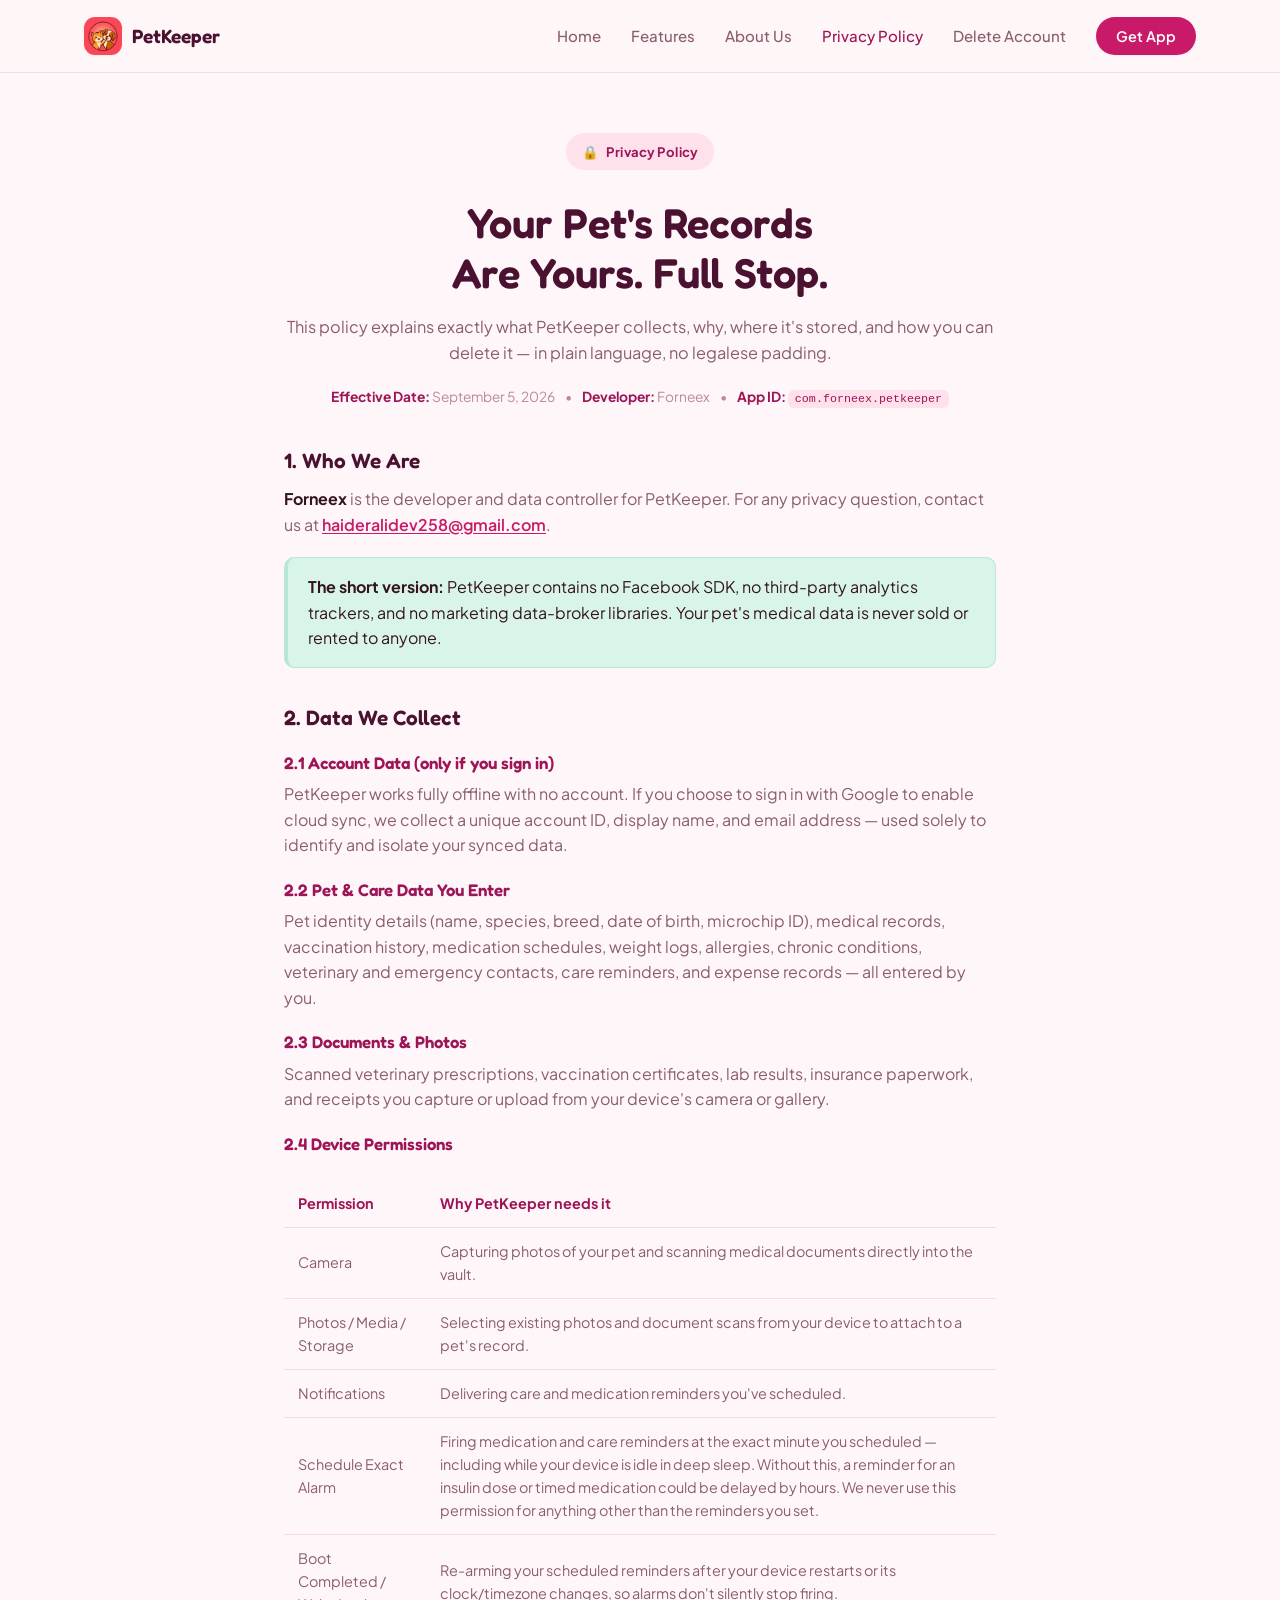
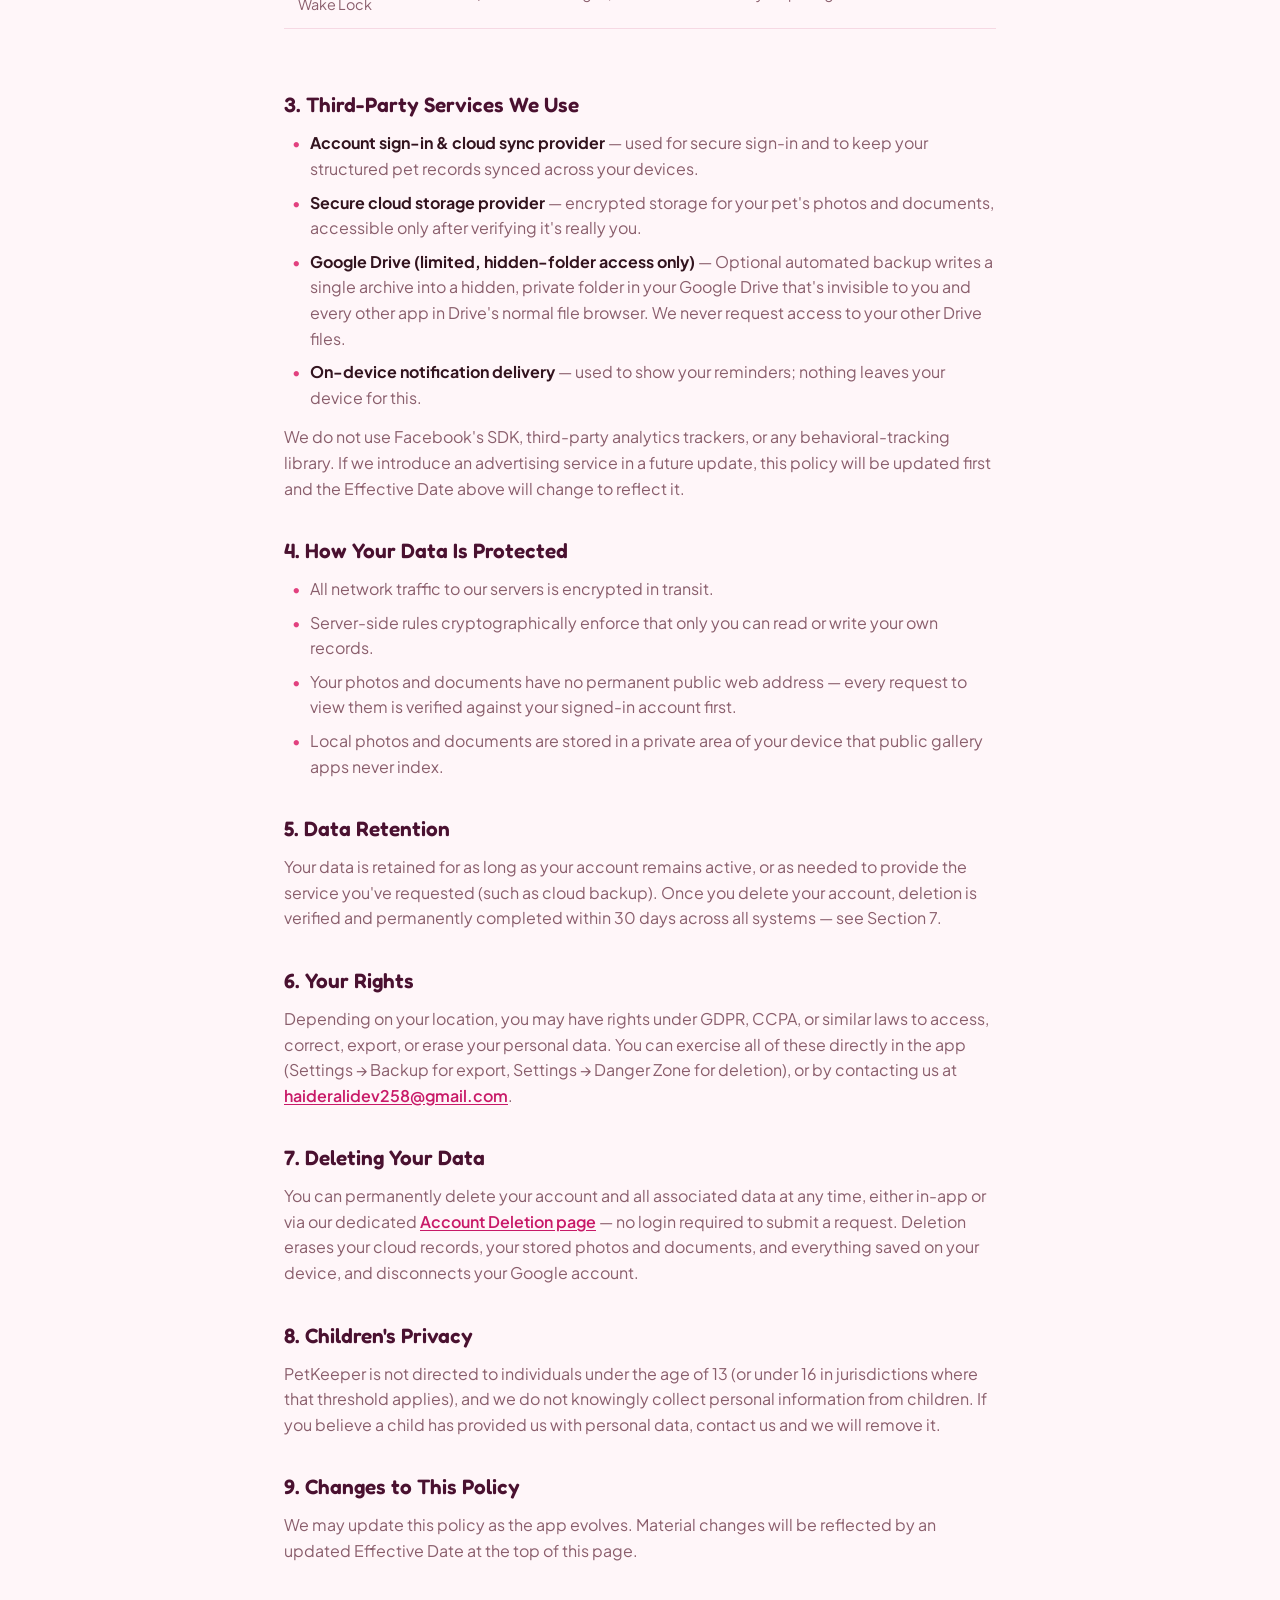
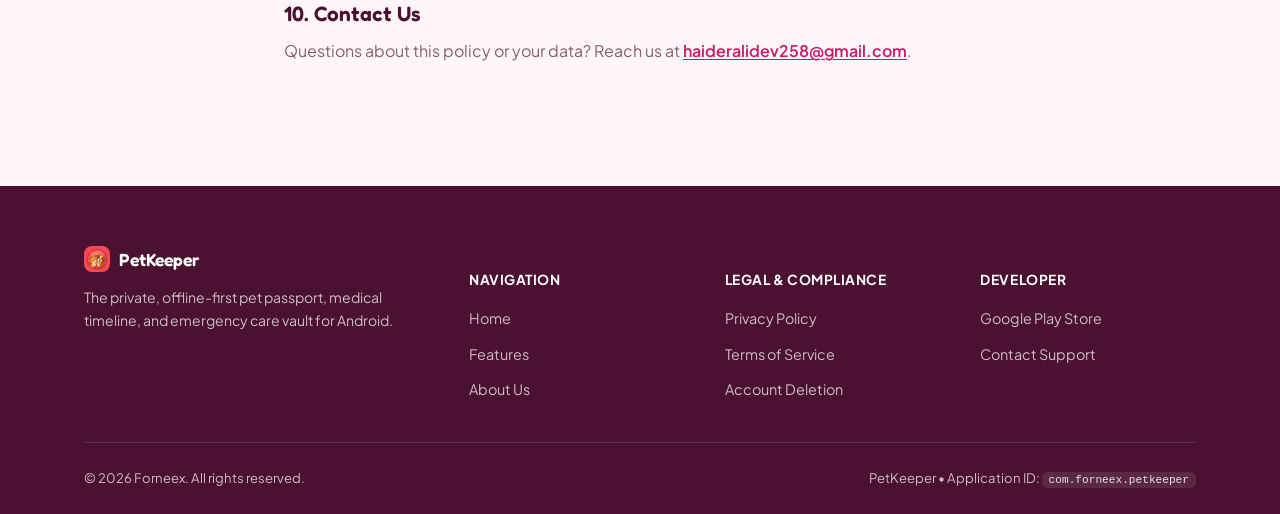
<file: privacy-policy.html>
<!DOCTYPE html>
<html lang="en">
<head>
  <meta charset="UTF-8">
  <meta name="viewport" content="width=device-width, initial-scale=1.0">
  <title>Privacy Policy — PetKeeper</title>
  <meta name="description" content="PetKeeper's privacy policy: what data we collect, why, how it's stored securely, and how to request deletion.">
  <link rel="preconnect" href="https://fonts.googleapis.com">
  <link rel="preconnect" href="https://fonts.gstatic.com" crossorigin>
  <link href="https://fonts.googleapis.com/css2?family=Fredoka:wght@500;600;700&family=Plus+Jakarta+Sans:wght@400;500;600;700;800&display=swap" rel="stylesheet">
  <link rel="icon" type="image/png" href="assets/logo.png">
  <link rel="stylesheet" href="css/style.css">
</head>
<body>

  <header class="header">
    <div class="container nav-wrap">
      <a href="index.html" class="brand">
        <img class="brand-icon" src="assets/logo.png" alt="PetKeeper logo">
        <span>PetKeeper</span>
      </a>
      <button class="mobile-toggle" aria-label="Toggle navigation menu" aria-expanded="false">
        <svg width="24" height="24" viewBox="0 0 24 24" fill="none" stroke="currentColor" stroke-width="2" stroke-linecap="round" stroke-linejoin="round">
          <line x1="3" y1="12" x2="21" y2="12"></line><line x1="3" y1="6" x2="21" y2="6"></line><line x1="3" y1="18" x2="21" y2="18"></line>
        </svg>
      </button>
      <ul class="nav-menu">
        <li><a href="index.html" class="nav-link">Home</a></li>
        <li><a href="index.html#features" class="nav-link">Features</a></li>
        <li><a href="about.html" class="nav-link">About Us</a></li>
        <li><a href="privacy-policy.html" class="nav-link active">Privacy Policy</a></li>
        <li><a href="delete-account.html" class="nav-link">Delete Account</a></li>
        <li><a href="https://play.google.com/store/apps/details?id=com.forneex.petkeeper" class="nav-btn" target="_blank" rel="noopener noreferrer">Get App</a></li>
      </ul>
    </div>
  </header>

  <section class="page-hero">
    <div class="container container-prose">
      <div class="badge-pill"><span>🔒</span> Privacy Policy</div>
      <h1>Your Pet's Records Are Yours. Full Stop.</h1>
      <p>This policy explains exactly what PetKeeper collects, why, where it's stored, and how you can delete it — in plain language, no legalese padding.</p>
      <div class="page-meta">
        <span><strong>Effective Date:</strong> September 5, 2026</span>
        <span>&bull;</span>
        <span><strong>Developer:</strong> Forneex</span>
        <span>&bull;</span>
        <span><strong>App ID:</strong> <code>com.forneex.petkeeper</code></span>
      </div>
    </div>
  </section>

  <section class="policy-body">
    <div class="container container-prose">
      <div class="policy-content">

        <h2>1. Who We Are</h2>
        <p><strong>Forneex</strong> is the developer and data controller for PetKeeper. For any privacy question, contact us at <a href="mailto:haideralidev258@gmail.com">haideralidev258@gmail.com</a>.</p>

        <div class="policy-callout info">
          <p><strong>The short version:</strong> PetKeeper contains no Facebook SDK, no third-party analytics trackers, and no marketing data-broker libraries. Your pet's medical data is never sold or rented to anyone.</p>
        </div>

        <h2>2. Data We Collect</h2>

        <h3>2.1 Account Data (only if you sign in)</h3>
        <p>PetKeeper works fully offline with no account. If you choose to sign in with Google to enable cloud sync, we collect a unique account ID, display name, and email address — used solely to identify and isolate your synced data.</p>

        <h3>2.2 Pet &amp; Care Data You Enter</h3>
        <p>Pet identity details (name, species, breed, date of birth, microchip ID), medical records, vaccination history, medication schedules, weight logs, allergies, chronic conditions, veterinary and emergency contacts, care reminders, and expense records — all entered by you.</p>

        <h3>2.3 Documents &amp; Photos</h3>
        <p>Scanned veterinary prescriptions, vaccination certificates, lab results, insurance paperwork, and receipts you capture or upload from your device's camera or gallery.</p>

        <h3>2.4 Device Permissions</h3>
        <div class="table-wrap">
          <table class="data-table">
            <thead><tr><th>Permission</th><th>Why PetKeeper needs it</th></tr></thead>
            <tbody>
              <tr><td>Camera</td><td>Capturing photos of your pet and scanning medical documents directly into the vault.</td></tr>
              <tr><td>Photos / Media / Storage</td><td>Selecting existing photos and document scans from your device to attach to a pet's record.</td></tr>
              <tr><td>Notifications</td><td>Delivering care and medication reminders you've scheduled.</td></tr>
              <tr><td>Schedule Exact Alarm</td><td>Firing medication and care reminders at the exact minute you scheduled — including while your device is idle in deep sleep. Without this, a reminder for an insulin dose or timed medication could be delayed by hours. We never use this permission for anything other than the reminders you set.</td></tr>
              <tr><td>Boot Completed / Wake Lock</td><td>Re-arming your scheduled reminders after your device restarts or its clock/timezone changes, so alarms don't silently stop firing.</td></tr>
            </tbody>
          </table>
        </div>

        <h2>3. Third-Party Services We Use</h2>
        <ul>
          <li><strong>Account sign-in &amp; cloud sync provider</strong> — used for secure sign-in and to keep your structured pet records synced across your devices.</li>
          <li><strong>Secure cloud storage provider</strong> — encrypted storage for your pet's photos and documents, accessible only after verifying it's really you.</li>
          <li><strong>Google Drive (limited, hidden-folder access only)</strong> — Optional automated backup writes a single archive into a hidden, private folder in your Google Drive that's invisible to you and every other app in Drive's normal file browser. We never request access to your other Drive files.</li>
          <li><strong>On-device notification delivery</strong> — used to show your reminders; nothing leaves your device for this.</li>
        </ul>
        <p>We do not use Facebook's SDK, third-party analytics trackers, or any behavioral-tracking library. If we introduce an advertising service in a future update, this policy will be updated first and the Effective Date above will change to reflect it.</p>

        <h2>4. How Your Data Is Protected</h2>
        <ul>
          <li>All network traffic to our servers is encrypted in transit.</li>
          <li>Server-side rules cryptographically enforce that only you can read or write your own records.</li>
          <li>Your photos and documents have no permanent public web address — every request to view them is verified against your signed-in account first.</li>
          <li>Local photos and documents are stored in a private area of your device that public gallery apps never index.</li>
        </ul>

        <h2>5. Data Retention</h2>
        <p>Your data is retained for as long as your account remains active, or as needed to provide the service you've requested (such as cloud backup). Once you delete your account, deletion is verified and permanently completed within 30 days across all systems — see Section 7.</p>

        <h2>6. Your Rights</h2>
        <p>Depending on your location, you may have rights under GDPR, CCPA, or similar laws to access, correct, export, or erase your personal data. You can exercise all of these directly in the app (Settings → Backup for export, Settings → Danger Zone for deletion), or by contacting us at <a href="mailto:haideralidev258@gmail.com">haideralidev258@gmail.com</a>.</p>

        <h2>7. Deleting Your Data</h2>
        <p>You can permanently delete your account and all associated data at any time, either in-app or via our dedicated <a href="delete-account.html">Account Deletion page</a> — no login required to submit a request. Deletion erases your cloud records, your stored photos and documents, and everything saved on your device, and disconnects your Google account.</p>

        <h2>8. Children's Privacy</h2>
        <p>PetKeeper is not directed to individuals under the age of 13 (or under 16 in jurisdictions where that threshold applies), and we do not knowingly collect personal information from children. If you believe a child has provided us with personal data, contact us and we will remove it.</p>

        <h2>9. Changes to This Policy</h2>
        <p>We may update this policy as the app evolves. Material changes will be reflected by an updated Effective Date at the top of this page.</p>

        <h2>10. Contact Us</h2>
        <p>Questions about this policy or your data? Reach us at <a href="mailto:haideralidev258@gmail.com">haideralidev258@gmail.com</a>.</p>

      </div>
    </div>
  </section>

  <footer class="footer">
    <div class="container">
      <div class="footer-grid">
        <div class="footer-brand">
          <h4><img class="footer-logo" src="assets/logo.png" alt="PetKeeper logo"> PetKeeper</h4>
          <p>The private, offline-first pet passport, medical timeline, and emergency care vault for Android.</p>
        </div>
        <div class="footer-col">
          <h5>Navigation</h5>
          <ul class="footer-links">
            <li><a href="index.html">Home</a></li>
            <li><a href="index.html#features">Features</a></li>
            <li><a href="about.html">About Us</a></li>
          </ul>
        </div>
        <div class="footer-col">
          <h5>Legal &amp; Compliance</h5>
          <ul class="footer-links">
            <li><a href="privacy-policy.html">Privacy Policy</a></li>
            <li><a href="terms.html">Terms of Service</a></li>
            <li><a href="delete-account.html">Account Deletion</a></li>
          </ul>
        </div>
        <div class="footer-col">
          <h5>Developer</h5>
          <ul class="footer-links">
            <li><a href="https://play.google.com/store/apps/details?id=com.forneex.petkeeper" target="_blank" rel="noopener noreferrer">Google Play Store</a></li>
            <li><a href="mailto:haideralidev258@gmail.com">Contact Support</a></li>
          </ul>
        </div>
      </div>
      <div class="footer-bottom">
        <div>&copy; <span id="current-year">2026</span> Forneex. All rights reserved.</div>
        <div>PetKeeper &bull; Application ID: <code>com.forneex.petkeeper</code></div>
      </div>
    </div>
  </footer>

  <script src="js/main.js"></script>
</body>
</html>
</file>
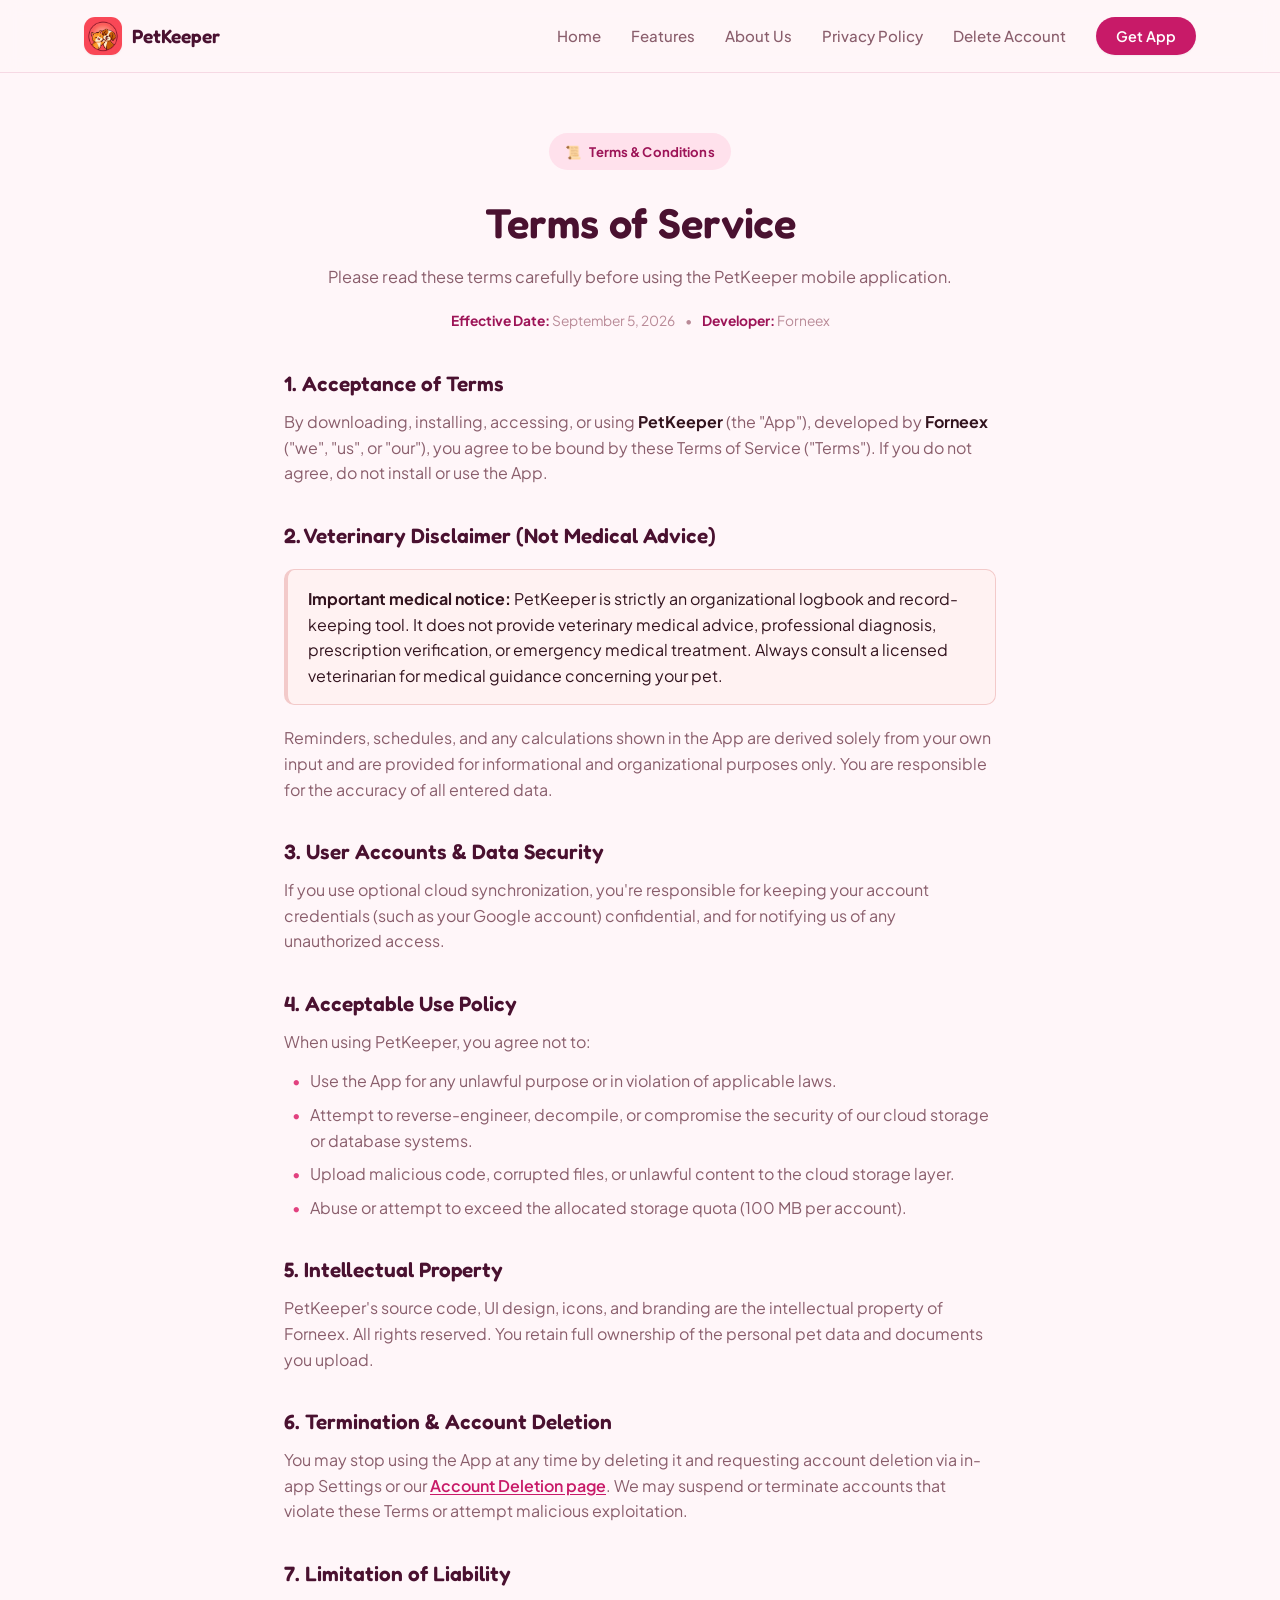
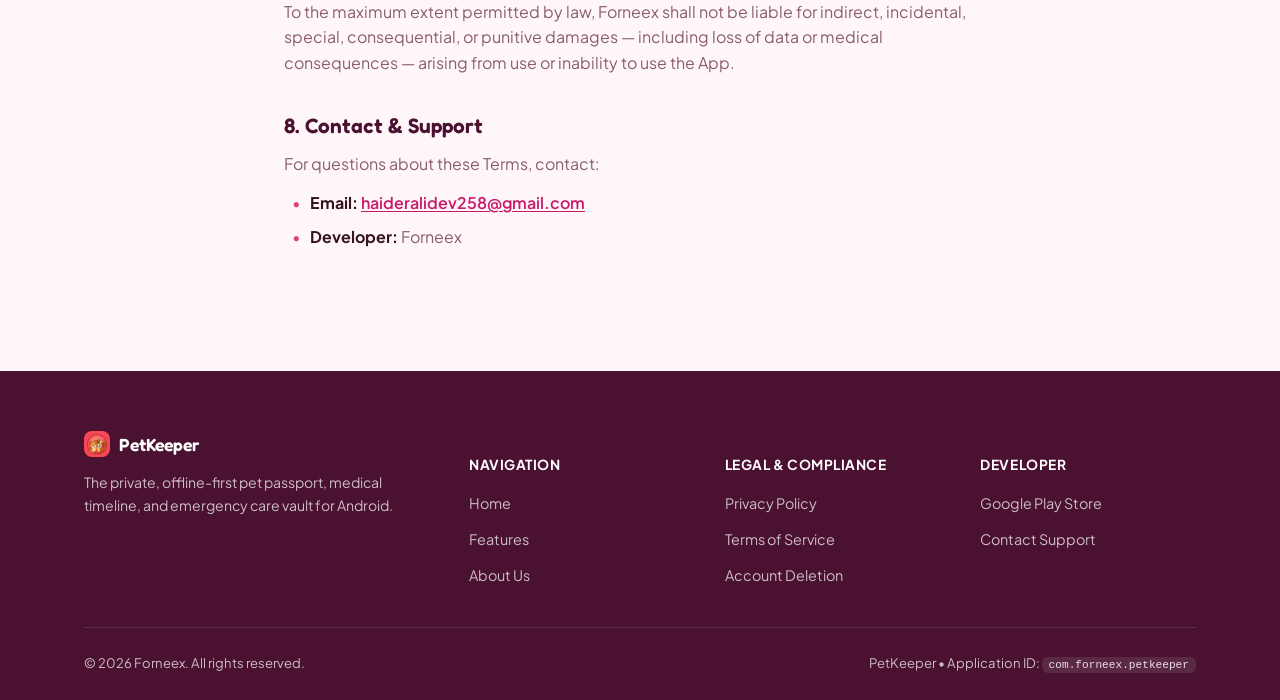
<file: terms.html>
<!DOCTYPE html>
<html lang="en">
<head>
  <meta charset="UTF-8">
  <meta name="viewport" content="width=device-width, initial-scale=1.0">
  <title>Terms of Service — PetKeeper &amp; Forneex</title>
  <meta name="description" content="Terms of Service for the PetKeeper Android application by Forneex.">
  <link rel="preconnect" href="https://fonts.googleapis.com">
  <link rel="preconnect" href="https://fonts.gstatic.com" crossorigin>
  <link href="https://fonts.googleapis.com/css2?family=Fredoka:wght@500;600;700&family=Plus+Jakarta+Sans:wght@400;500;600;700;800&display=swap" rel="stylesheet">
  <link rel="icon" type="image/png" href="assets/logo.png">
  <link rel="stylesheet" href="css/style.css">
</head>
<body>

  <header class="header">
    <div class="container nav-wrap">
      <a href="index.html" class="brand">
        <img class="brand-icon" src="assets/logo.png" alt="PetKeeper logo">
        <span>PetKeeper</span>
      </a>
      <button class="mobile-toggle" aria-label="Toggle navigation menu" aria-expanded="false">
        <svg width="24" height="24" viewBox="0 0 24 24" fill="none" stroke="currentColor" stroke-width="2" stroke-linecap="round" stroke-linejoin="round">
          <line x1="3" y1="12" x2="21" y2="12"></line><line x1="3" y1="6" x2="21" y2="6"></line><line x1="3" y1="18" x2="21" y2="18"></line>
        </svg>
      </button>
      <ul class="nav-menu">
        <li><a href="index.html" class="nav-link">Home</a></li>
        <li><a href="index.html#features" class="nav-link">Features</a></li>
        <li><a href="about.html" class="nav-link">About Us</a></li>
        <li><a href="privacy-policy.html" class="nav-link">Privacy Policy</a></li>
        <li><a href="delete-account.html" class="nav-link">Delete Account</a></li>
        <li><a href="https://play.google.com/store/apps/details?id=com.forneex.petkeeper" class="nav-btn" target="_blank" rel="noopener noreferrer">Get App</a></li>
      </ul>
    </div>
  </header>

  <section class="page-hero">
    <div class="container container-prose">
      <div class="badge-pill"><span>📜</span> Terms &amp; Conditions</div>
      <h1>Terms of Service</h1>
      <p>Please read these terms carefully before using the PetKeeper mobile application.</p>
      <div class="page-meta">
        <span><strong>Effective Date:</strong> September 5, 2026</span>
        <span>&bull;</span>
        <span><strong>Developer:</strong> Forneex</span>
      </div>
    </div>
  </section>

  <section class="policy-body">
    <div class="container container-prose">
      <div class="policy-content">
        <h2>1. Acceptance of Terms</h2>
        <p>By downloading, installing, accessing, or using <strong>PetKeeper</strong> (the "App"), developed by <strong>Forneex</strong> ("we", "us", or "our"), you agree to be bound by these Terms of Service ("Terms"). If you do not agree, do not install or use the App.</p>

        <h2>2. Veterinary Disclaimer (Not Medical Advice)</h2>
        <div class="policy-callout danger">
          <p><strong>Important medical notice:</strong> PetKeeper is strictly an organizational logbook and record-keeping tool. It does not provide veterinary medical advice, professional diagnosis, prescription verification, or emergency medical treatment. Always consult a licensed veterinarian for medical guidance concerning your pet.</p>
        </div>
        <p>Reminders, schedules, and any calculations shown in the App are derived solely from your own input and are provided for informational and organizational purposes only. You are responsible for the accuracy of all entered data.</p>

        <h2>3. User Accounts &amp; Data Security</h2>
        <p>If you use optional cloud synchronization, you're responsible for keeping your account credentials (such as your Google account) confidential, and for notifying us of any unauthorized access.</p>

        <h2>4. Acceptable Use Policy</h2>
        <p>When using PetKeeper, you agree not to:</p>
        <ul>
          <li>Use the App for any unlawful purpose or in violation of applicable laws.</li>
          <li>Attempt to reverse-engineer, decompile, or compromise the security of our cloud storage or database systems.</li>
          <li>Upload malicious code, corrupted files, or unlawful content to the cloud storage layer.</li>
          <li>Abuse or attempt to exceed the allocated storage quota (100 MB per account).</li>
        </ul>

        <h2>5. Intellectual Property</h2>
        <p>PetKeeper's source code, UI design, icons, and branding are the intellectual property of Forneex. All rights reserved. You retain full ownership of the personal pet data and documents you upload.</p>

        <h2>6. Termination &amp; Account Deletion</h2>
        <p>You may stop using the App at any time by deleting it and requesting account deletion via in-app Settings or our <a href="delete-account.html">Account Deletion page</a>. We may suspend or terminate accounts that violate these Terms or attempt malicious exploitation.</p>

        <h2>7. Limitation of Liability</h2>
        <p>To the maximum extent permitted by law, Forneex shall not be liable for indirect, incidental, special, consequential, or punitive damages — including loss of data or medical consequences — arising from use or inability to use the App.</p>

        <h2>8. Contact &amp; Support</h2>
        <p>For questions about these Terms, contact:</p>
        <ul>
          <li><strong>Email:</strong> <a href="mailto:haideralidev258@gmail.com">haideralidev258@gmail.com</a></li>
          <li><strong>Developer:</strong> Forneex</li>
        </ul>
      </div>
    </div>
  </section>

  <footer class="footer">
    <div class="container">
      <div class="footer-grid">
        <div class="footer-brand">
          <h4><img class="footer-logo" src="assets/logo.png" alt="PetKeeper logo"> PetKeeper</h4>
          <p>The private, offline-first pet passport, medical timeline, and emergency care vault for Android.</p>
        </div>
        <div class="footer-col">
          <h5>Navigation</h5>
          <ul class="footer-links">
            <li><a href="index.html">Home</a></li>
            <li><a href="index.html#features">Features</a></li>
            <li><a href="about.html">About Us</a></li>
          </ul>
        </div>
        <div class="footer-col">
          <h5>Legal &amp; Compliance</h5>
          <ul class="footer-links">
            <li><a href="privacy-policy.html">Privacy Policy</a></li>
            <li><a href="terms.html">Terms of Service</a></li>
            <li><a href="delete-account.html">Account Deletion</a></li>
          </ul>
        </div>
        <div class="footer-col">
          <h5>Developer</h5>
          <ul class="footer-links">
            <li><a href="https://play.google.com/store/apps/details?id=com.forneex.petkeeper" target="_blank" rel="noopener noreferrer">Google Play Store</a></li>
            <li><a href="mailto:haideralidev258@gmail.com">Contact Support</a></li>
          </ul>
        </div>
      </div>
      <div class="footer-bottom">
        <div>&copy; <span id="current-year">2026</span> Forneex. All rights reserved.</div>
        <div>PetKeeper &bull; Application ID: <code>com.forneex.petkeeper</code></div>
      </div>
    </div>
  </footer>

  <script src="js/main.js"></script>
</body>
</html>
</file>
<file: css/style.css>
/* ===================================================================
   PetKeeper — Design System
   Rose/blush palette, Fredoka display + Plus Jakarta Sans body
   =================================================================== */

:root {
  --rose-900: #4a1130;
  --rose-700: #9d1457;
  --rose-600: #c81a68;
  --rose-500: #e2417f;
  --rose-400: #ef6fa3;
  --rose-200: #ffc2dc;
  --rose-100: #ffe1ec;
  --rose-50: #fff6f9;

  --gold-500: #ec9a3c;
  --gold-100: #fdecd2;

  --mint-600: #0f9d70;
  --mint-100: #d9f5e8;

  --ink: #33141f;
  --ink-soft: #8a5e6c;
  --ink-faint: #b98a97;

  --surface: #ffffff;
  --bg: var(--rose-50);
  --line: #f6d9e4;

  --shadow-sm: 0 1px 2px rgba(74, 17, 48, 0.06);
  --shadow-md: 0 8px 24px rgba(157, 20, 87, 0.10);
  --shadow-lg: 0 20px 48px rgba(157, 20, 87, 0.16);

  --radius-sm: 10px;
  --radius-md: 16px;
  --radius-lg: 24px;
  --radius-pill: 999px;

  --container: 1160px;
}

/* ---------- Reset ---------- */
*, *::before, *::after { box-sizing: border-box; }
html { scroll-behavior: smooth; }
body {
  margin: 0;
  background: var(--bg);
  color: var(--ink);
  font-family: 'Plus Jakarta Sans', -apple-system, BlinkMacSystemFont, 'Segoe UI', sans-serif;
  font-size: 16px;
  line-height: 1.6;
  -webkit-font-smoothing: antialiased;
}
img { max-width: 100%; display: block; }
a { color: inherit; text-decoration: none; }
ul { list-style: none; margin: 0; padding: 0; }
button { font: inherit; cursor: pointer; }
code {
  font-family: ui-monospace, 'SFMono-Regular', Menlo, monospace;
  background: var(--rose-100);
  color: var(--rose-700);
  padding: 2px 7px;
  border-radius: 6px;
  font-size: 0.85em;
}

h1, h2, h3, h4 {
  font-family: 'Fredoka', 'Plus Jakarta Sans', sans-serif;
  font-weight: 600;
  color: var(--rose-900);
  line-height: 1.2;
  text-wrap: balance;
  margin: 0;
}

.container { max-width: var(--container); margin: 0 auto; padding: 0 24px; }
.container-prose { max-width: 760px; }

/* ---------- Header / Nav ---------- */
.header {
  position: sticky; top: 0; z-index: 50;
  background: rgba(255, 246, 249, 0.86);
  backdrop-filter: blur(10px);
  border-bottom: 1px solid var(--line);
}
.nav-wrap { display: flex; align-items: center; justify-content: space-between; height: 72px; }
.brand { display: flex; align-items: center; gap: 10px; font-family: 'Fredoka', sans-serif; font-weight: 600; font-size: 1.2rem; color: var(--rose-900); }
.brand-icon {
  width: 38px; height: 38px; border-radius: 11px;
  object-fit: cover; box-shadow: var(--shadow-sm);
}
.nav-menu { display: flex; align-items: center; gap: 30px; }
.nav-link { font-size: 0.94rem; font-weight: 500; color: var(--ink-soft); transition: color .15s; padding: 6px 0; }
.nav-link:hover, .nav-link.active { color: var(--rose-700); }
.nav-btn {
  background: var(--rose-600); color: #fff !important; font-weight: 600; font-size: 0.9rem;
  padding: 10px 20px; border-radius: var(--radius-pill); box-shadow: var(--shadow-sm);
  transition: background .15s, transform .15s;
}
.nav-btn:hover { background: var(--rose-700); transform: translateY(-1px); }
.mobile-toggle { display: none; background: none; border: none; color: var(--rose-900); padding: 6px; }

@media (max-width: 880px) {
  .mobile-toggle { display: block; }
  .nav-menu {
    position: absolute; top: 72px; left: 0; right: 0;
    background: var(--surface); flex-direction: column; align-items: stretch;
    gap: 0; padding: 8px 24px 20px; border-bottom: 1px solid var(--line);
    box-shadow: var(--shadow-md);
    display: none;
  }
  .nav-menu.show { display: flex; }
  .nav-menu li { border-top: 1px solid var(--line); }
  .nav-link { display: block; padding: 14px 4px; }
  .nav-btn { display: inline-block; margin: 14px 4px 4px; text-align: center; }
}

/* ---------- Buttons ---------- */
.btn {
  display: inline-flex; align-items: center; gap: 10px;
  font-weight: 600; font-size: 0.95rem; padding: 14px 26px;
  border-radius: var(--radius-pill); border: none; transition: transform .15s, box-shadow .15s, background .15s;
}
.btn-primary { background: linear-gradient(135deg, var(--rose-500), var(--rose-700)); color: #fff; box-shadow: var(--shadow-md); }
.btn-primary:hover { transform: translateY(-2px); box-shadow: var(--shadow-lg); }
.btn-outline { background: var(--surface); color: var(--rose-700); border: 1.5px solid var(--rose-200); }
.btn-outline:hover { border-color: var(--rose-500); background: var(--rose-100); }
.btn-ghost { background: var(--rose-100); color: var(--rose-700); }
.btn-ghost:hover { background: var(--rose-200); }
.btn-block { width: 100%; justify-content: center; }
.btn:disabled { opacity: .6; cursor: not-allowed; transform: none; }

/* ---------- Badge / pills ---------- */
.badge-pill {
  display: inline-flex; align-items: center; gap: 8px;
  background: var(--rose-100); color: var(--rose-700);
  font-size: 0.82rem; font-weight: 700; letter-spacing: .01em;
  padding: 8px 16px; border-radius: var(--radius-pill); margin-bottom: 22px;
}

/* ---------- Hero ---------- */
.hero { padding: 76px 0 40px; position: relative; overflow: hidden; }
.hero::before {
  content: ''; position: absolute; top: -220px; right: -160px; width: 620px; height: 620px;
  background: radial-gradient(circle, var(--rose-200) 0%, transparent 70%);
  opacity: .6; z-index: -1; border-radius: 50%;
}
.hero h1 { font-size: clamp(2.1rem, 4.6vw, 3.4rem); max-width: 15ch; }
.gradient-text {
  background: linear-gradient(120deg, var(--rose-600), var(--gold-500));
  -webkit-background-clip: text; background-clip: text; color: transparent;
}
.hero-subtitle { font-size: 1.08rem; color: var(--ink-soft); max-width: 58ch; margin: 22px 0 34px; }
.hero-actions { display: flex; gap: 14px; flex-wrap: wrap; margin-bottom: 56px; }

.hero-stats { display: flex; gap: 34px; flex-wrap: wrap; margin-bottom: 12px; }
.hero-stat strong { display: block; font-family: 'Fredoka', sans-serif; font-size: 1.5rem; color: var(--rose-700); }
.hero-stat span { font-size: 0.82rem; color: var(--ink-soft); }

.hero-preview { margin-top: 20px; }
.preview-grid { display: grid; grid-template-columns: repeat(3, 1fr); gap: 18px; }
@media (max-width: 880px) { .preview-grid { grid-template-columns: 1fr; } }
.preview-card {
  background: var(--surface); border: 1px solid var(--line); border-radius: var(--radius-lg);
  padding: 24px; box-shadow: var(--shadow-sm); transition: transform .2s, box-shadow .2s;
}
.preview-card:hover { transform: translateY(-4px); box-shadow: var(--shadow-md); }
.preview-badge {
  display: inline-block; font-size: 0.78rem; font-weight: 700; padding: 5px 12px;
  border-radius: var(--radius-pill); margin-bottom: 14px;
}
.preview-badge.sos { background: var(--rose-100); color: var(--rose-700); }
.preview-badge.vac { background: var(--gold-100); color: #a8631a; }
.preview-badge.vault { background: var(--mint-100); color: var(--mint-600); }
.preview-title { font-family: 'Fredoka', sans-serif; font-weight: 600; font-size: 1.05rem; margin-bottom: 8px; color: var(--rose-900); }
.preview-desc { font-size: 0.9rem; color: var(--ink-soft); }

/* ---------- Section shell ---------- */
section { padding: 68px 0; }
.section-header { max-width: 640px; margin: 0 auto 48px; text-align: center; }
.section-tag {
  display: inline-block; font-size: 0.78rem; font-weight: 700; letter-spacing: .08em; text-transform: uppercase;
  color: var(--rose-600); margin-bottom: 12px;
}
.section-title { font-size: clamp(1.6rem, 3vw, 2.2rem); margin-bottom: 14px; }
.section-subtitle { color: var(--ink-soft); font-size: 1rem; }

/* ---------- Module blocks (alternating feature rows) ---------- */
.module { display: grid; grid-template-columns: 1fr 1fr; gap: 56px; align-items: center; padding: 44px 0; border-top: 1px solid var(--line); }
.module:first-of-type { border-top: none; }
.module.reverse { direction: rtl; }
.module.reverse > * { direction: ltr; }
@media (max-width: 880px) { .module, .module.reverse { grid-template-columns: 1fr; direction: ltr; gap: 26px; } }

.module-icon {
  width: 52px; height: 52px; display: grid; place-items: center; font-size: 1.4rem;
  background: var(--rose-100); border-radius: 14px; margin-bottom: 18px;
}
.module h3 { font-size: 1.5rem; margin-bottom: 12px; }
.module p { color: var(--ink-soft); margin-bottom: 18px; }
.module-list { display: flex; flex-direction: column; gap: 10px; }
.module-list li { display: flex; gap: 10px; font-size: 0.94rem; color: var(--ink); align-items: flex-start; }
.module-list li::before { content: '✓'; color: var(--mint-600); font-weight: 700; flex-shrink: 0; }

.module-card {
  background: var(--surface); border: 1px solid var(--line); border-radius: var(--radius-lg);
  padding: 28px; box-shadow: var(--shadow-md);
}
.module-card .card-row {
  display: flex; justify-content: space-between; align-items: center;
  padding: 12px 0; border-bottom: 1px dashed var(--line); font-size: 0.9rem;
}
.module-card .card-row:last-child { border-bottom: none; }
.module-card .card-row span:first-child { color: var(--ink-soft); }
.module-card .card-row span:last-child { font-weight: 700; color: var(--rose-900); }
.chip { display: inline-block; padding: 3px 10px; border-radius: var(--radius-pill); font-size: 0.76rem; font-weight: 700; }
.chip.due { background: var(--gold-100); color: #a8631a; }
.chip.ok { background: var(--mint-100); color: var(--mint-600); }
.chip.overdue { background: var(--rose-100); color: var(--rose-700); }

/* ---------- Feature grid ---------- */
.features-grid { display: grid; grid-template-columns: repeat(3, 1fr); gap: 22px; }
@media (max-width: 880px) { .features-grid { grid-template-columns: 1fr; } }
.feature-item {
  background: var(--surface); border: 1px solid var(--line); border-radius: var(--radius-lg);
  padding: 26px; transition: transform .2s, box-shadow .2s;
}
.feature-item:hover { transform: translateY(-4px); box-shadow: var(--shadow-md); }
.feature-icon-box {
  width: 46px; height: 46px; display: grid; place-items: center; font-size: 1.3rem;
  background: var(--rose-100); border-radius: 12px; margin-bottom: 16px;
}
.feature-item h3 { font-size: 1.08rem; margin-bottom: 8px; }
.feature-item p { color: var(--ink-soft); font-size: 0.92rem; }

/* ---------- Steps (how it works) ---------- */
.steps { display: grid; grid-template-columns: repeat(4, 1fr); gap: 20px; counter-reset: step; }
@media (max-width: 880px) { .steps { grid-template-columns: 1fr 1fr; } }
@media (max-width: 560px) { .steps { grid-template-columns: 1fr; } }
.step { position: relative; padding: 26px 20px 20px; background: var(--surface); border: 1px solid var(--line); border-radius: var(--radius-md); }
.step::before {
  counter-increment: step; content: counter(step);
  position: absolute; top: -14px; left: 20px;
  width: 30px; height: 30px; display: grid; place-items: center;
  background: var(--rose-600); color: #fff; font-weight: 700; font-size: 0.85rem;
  border-radius: 50%; box-shadow: var(--shadow-sm);
}
.step h4 { font-size: 0.98rem; margin: 10px 0 6px; }
.step p { font-size: 0.86rem; color: var(--ink-soft); }

/* ---------- Privacy banner ---------- */
.privacy-banner {
  margin-top: 60px; background: linear-gradient(135deg, var(--rose-700), var(--rose-900));
  border-radius: var(--radius-lg); padding: 44px; color: #fff;
  display: flex; justify-content: space-between; align-items: center; gap: 30px; flex-wrap: wrap;
}
.privacy-banner h2 { color: #fff; font-size: 1.5rem; margin-bottom: 10px; }
.privacy-banner p { color: rgba(255,255,255,0.82); max-width: 46ch; }
.privacy-banner .btn { background: #fff; color: var(--rose-700); }
.privacy-banner .btn:hover { background: var(--rose-100); }

/* ---------- FAQ ---------- */
.faq-list { display: flex; flex-direction: column; gap: 12px; max-width: 720px; margin: 0 auto; }
.faq-item { background: var(--surface); border: 1px solid var(--line); border-radius: var(--radius-md); overflow: hidden; }
.faq-q {
  width: 100%; display: flex; justify-content: space-between; align-items: center;
  padding: 18px 22px; background: none; border: none; text-align: left;
  font-weight: 600; font-size: 0.98rem; color: var(--rose-900);
}
.faq-q .plus { transition: transform .2s; color: var(--rose-600); font-size: 1.2rem; }
.faq-item.open .faq-q .plus { transform: rotate(45deg); }
.faq-a { max-height: 0; overflow: hidden; transition: max-height .25s ease; }
.faq-a p { padding: 0 22px 18px; color: var(--ink-soft); font-size: 0.92rem; }
.faq-item.open .faq-a { max-height: 240px; }

/* ---------- Page hero (inner pages) ---------- */
.page-hero { padding: 60px 0 20px; text-align: center; }
.page-hero h1 { font-size: clamp(1.8rem, 3.6vw, 2.6rem); margin: 6px 0 14px; }
.page-hero p { color: var(--ink-soft); font-size: 1.02rem; }
.page-meta { margin-top: 20px; display: flex; justify-content: center; gap: 10px; font-size: 0.86rem; color: var(--ink-faint); flex-wrap: wrap; }
.page-meta strong { color: var(--rose-700); }

/* ---------- Policy / prose content ---------- */
.policy-body { padding-top: 20px; }
.policy-content h2 { font-size: 1.3rem; margin: 38px 0 12px; }
.policy-content h2:first-child { margin-top: 0; }
.policy-content h3 { font-size: 1.05rem; margin: 22px 0 8px; color: var(--rose-700); }
.policy-content p { color: var(--ink-soft); margin: 0 0 14px; }
.policy-content ul { margin: 0 0 14px; padding-left: 4px; }
.policy-content li { color: var(--ink-soft); margin-bottom: 8px; padding-left: 22px; position: relative; }
.policy-content li::before { content: '•'; color: var(--rose-500); position: absolute; left: 4px; }
.policy-content a { color: var(--rose-600); font-weight: 600; text-decoration: underline; text-underline-offset: 2px; }
.policy-content strong { color: var(--ink); }

.policy-callout {
  background: var(--rose-50); border: 1px solid var(--rose-200); border-left: 4px solid var(--rose-500);
  border-radius: var(--radius-sm); padding: 16px 20px; margin: 20px 0;
}
.policy-callout p { margin: 0; color: var(--ink); }
.policy-callout.danger { border-left-color: #d64545; background: #fff2f2; border-color: #f3caca; }
.policy-callout.info { border-left-color: var(--mint-600); background: var(--mint-100); border-color: #b7e8d3; }

.data-table { width: 100%; border-collapse: collapse; margin: 18px 0 26px; font-size: 0.9rem; }
.data-table th, .data-table td { text-align: left; padding: 12px 14px; border-bottom: 1px solid var(--line); }
.data-table th { color: var(--rose-700); font-weight: 700; background: var(--rose-50); }
.data-table td { color: var(--ink-soft); }
.table-wrap { overflow-x: auto; }

/* ---------- Deletion steps + form ---------- */
.delete-steps { display: flex; flex-direction: column; gap: 14px; margin: 24px 0 36px; }
.delete-step { display: flex; gap: 16px; align-items: flex-start; }
.delete-step .num {
  flex-shrink: 0; width: 34px; height: 34px; display: grid; place-items: center;
  background: var(--rose-600); color: #fff; font-weight: 700; border-radius: 50%; font-size: 0.9rem;
}
.delete-step div p { margin: 4px 0 0; }
.delete-step div strong { color: var(--rose-900); }

.form-card {
  background: var(--surface); border: 1px solid var(--line); border-radius: var(--radius-lg);
  padding: 32px; box-shadow: var(--shadow-md); margin-top: 20px;
}
.form-group { margin-bottom: 18px; }
.form-group label { display: block; font-weight: 600; font-size: 0.9rem; margin-bottom: 7px; color: var(--rose-900); }
.form-group input, .form-group textarea, .form-group select {
  width: 100%; padding: 12px 14px; border: 1.5px solid var(--line); border-radius: var(--radius-sm);
  font: inherit; font-size: 0.94rem; background: var(--rose-50); color: var(--ink); transition: border-color .15s;
}
.form-group input:focus, .form-group textarea:focus, .form-group select:focus {
  outline: none; border-color: var(--rose-500); background: #fff;
}
.form-check { display: flex; gap: 10px; align-items: flex-start; font-size: 0.88rem; color: var(--ink-soft); margin-bottom: 22px; }
.form-check input { margin-top: 3px; width: 16px; height: 16px; accent-color: var(--rose-600); }
.form-status { padding: 13px 16px; border-radius: var(--radius-sm); font-size: 0.9rem; margin-bottom: 18px; display: none; }
.form-status.success { display: block; background: var(--mint-100); color: #0a7a56; border: 1px solid #b7e8d3; }
.form-status.error { display: block; background: #fff2f2; color: #b23636; border: 1px solid #f3caca; }
.form-divider { text-align: center; color: var(--ink-faint); font-size: 0.82rem; margin: 22px 0; position: relative; }
.form-divider::before, .form-divider::after { content: ''; position: absolute; top: 50%; width: 40%; height: 1px; background: var(--line); }
.form-divider::before { left: 0; } .form-divider::after { right: 0; }

/* ---------- Footer ---------- */
.footer { background: var(--rose-900); color: rgba(255,255,255,0.72); padding: 60px 0 26px; margin-top: 40px; }
.footer-grid { display: grid; grid-template-columns: 1.6fr 1fr 1fr 1fr; gap: 40px; padding-bottom: 40px; border-bottom: 1px solid rgba(255,255,255,0.12); }
@media (max-width: 760px) { .footer-grid { grid-template-columns: 1fr 1fr; } }
.footer-brand h4 { color: #fff; display: flex; align-items: center; gap: 9px; font-size: 1.1rem; margin-bottom: 10px; }
.footer-logo { width: 26px; height: 26px; border-radius: 8px; object-fit: cover; }
.footer-brand p { font-size: 0.88rem; max-width: 32ch; }
.footer-col h5 { color: #fff; font-size: 0.86rem; letter-spacing: .04em; text-transform: uppercase; margin-bottom: 14px; }
.footer-links { display: flex; flex-direction: column; gap: 10px; }
.footer-links a { font-size: 0.9rem; transition: color .15s; }
.footer-links a:hover { color: #fff; }
.footer-bottom { display: flex; justify-content: space-between; padding-top: 24px; font-size: 0.82rem; flex-wrap: wrap; gap: 10px; }
.footer-bottom code { background: rgba(255,255,255,0.1); color: rgba(255,255,255,0.85); }
</file>
